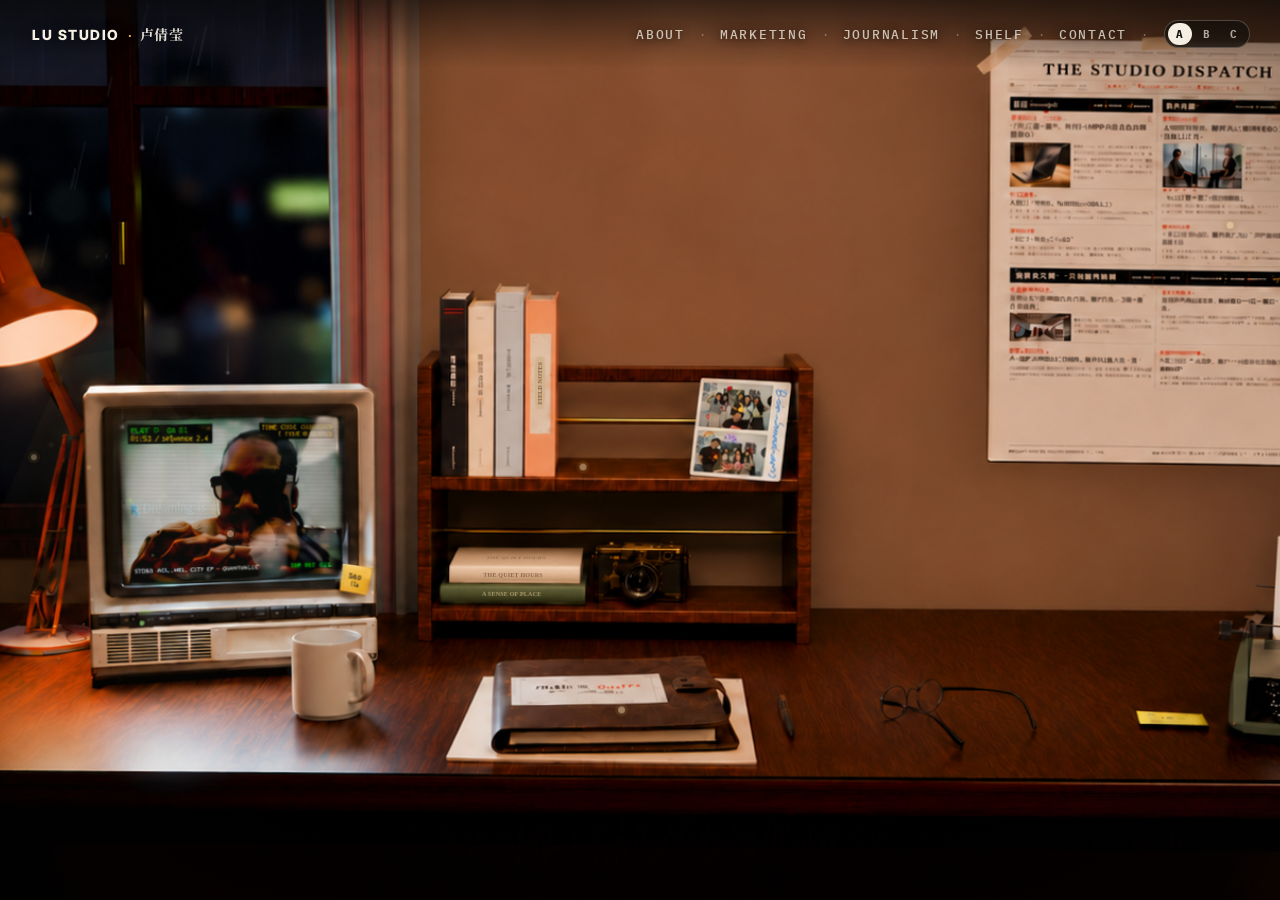
<file: index.html>
<!doctype html>
<html lang="zh-CN">
<head>
  <meta charset="utf-8" />
  <meta http-equiv="refresh" content="0; url=./web/index.html" />
  <title>Lulu Interactive Studio</title>
  <script>location.replace('./web/index.html' + location.search + location.hash);</script>
</head>
<body></body>
</html>
</file>
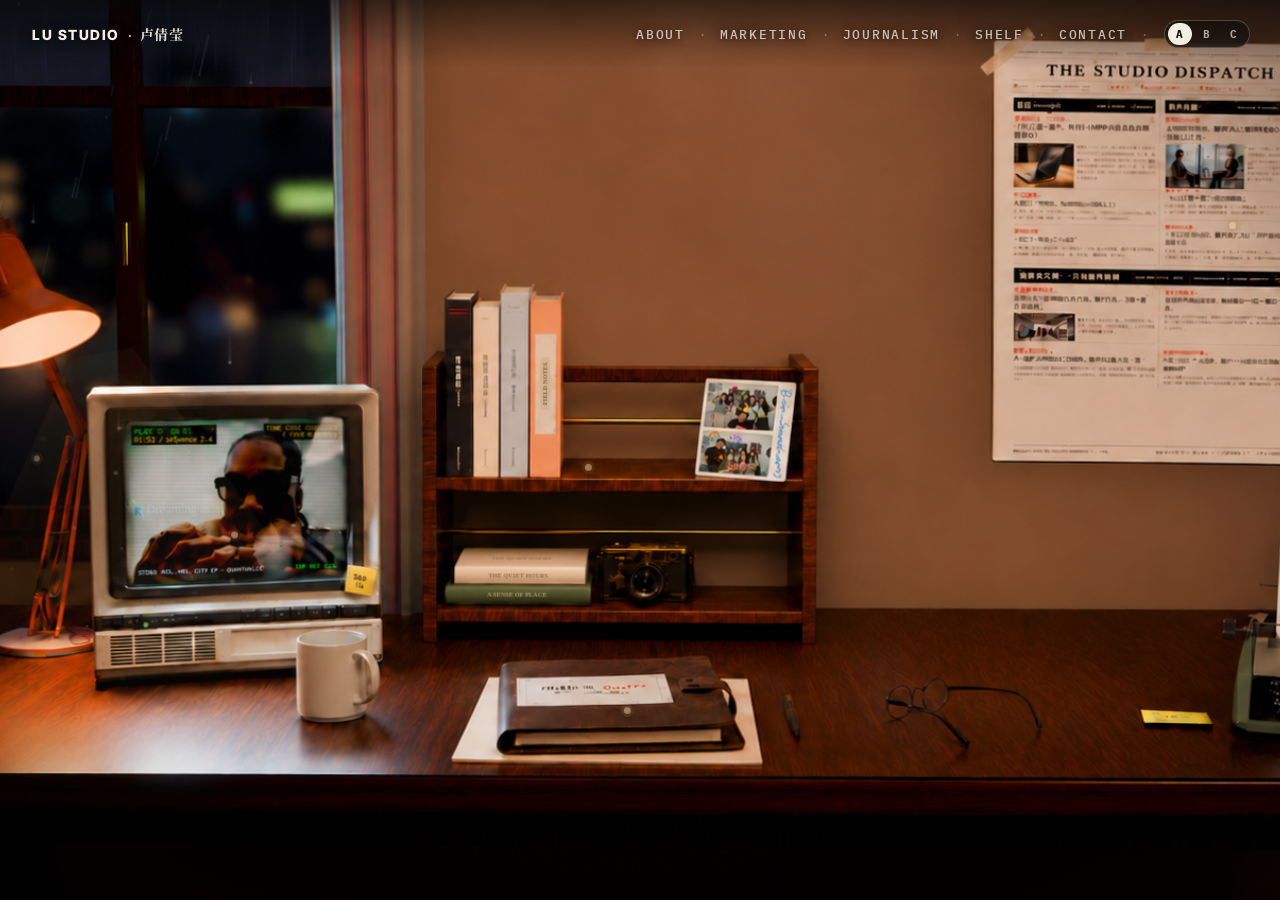
<file: web/index.html>
<!DOCTYPE html>
<html lang="zh-CN">
<head>
  <meta charset="UTF-8" />
  <meta name="viewport" content="width=device-width, initial-scale=1.0, viewport-fit=cover" />
  <title>卢倩莹 Lulu — LU STUDIO · 复古互动工作室</title>
  <meta
    name="description"
    content="卢倩莹 Lulu — 营销 × 运营 × 记者。进入复古互动工作台：翻阅中央工作笔记本、切换电视 Campaign 频道、阅读墙面报道大报、浏览双层书架与敲击打字机留言。"
  />
  <meta name="theme-color" content="#0f0d0b" />

  <!-- Preload primary hero render & hotspot manifest for <650ms studio boot -->
  <link rel="preload" as="image" href="./assets/scene/hero_lamp_on_v4.png" fetchpriority="high" />
  <link rel="preload" as="fetch" href="./assets/scene/scene_hotspots.json" crossorigin="anonymous" />

  <!-- Editorial, Tech Library & Archival Typography (Instrument Serif + Inter Tight + IBM Plex Mono + Noto Serif SC) -->
  <link rel="preconnect" href="https://fonts.googleapis.com" />
  <link rel="preconnect" href="https://fonts.gstatic.com" crossorigin />
  <link
    href="https://fonts.googleapis.com/css2?family=IBM+Plex+Mono:wght@400;500;600;700&family=Instrument+Serif:ital@0;1&family=Inter+Tight:wght@400;500;600;700&family=Noto+Serif+SC:wght@500;700&display=swap"
    rel="stylesheet"
  />

  <!-- 5-Station Tactile Inspection Engine Styles + Living 3D/2.5D Room Stage Styles -->
  <link rel="stylesheet" href="./studio-overlays.css?v=14" />
  <link rel="stylesheet" href="./studio-room.css?v=8" />

  <!-- Let studio-room.js coordinate HUD & camera fly-to callbacks cleanly -->
  <script>
    window.LULU_STUDIO_MANUAL_INIT = true;
  </script>
</head>
<body class="lu-room-body is-booting" data-lamp="on">
  <!-- ======================================================================
       FAST CRT / ARCHIVAL STUDIO BOOT CURTAIN (<650ms)
       ====================================================================== -->
  <div class="lu-room-preloader" id="luRoomPreloader" role="status" aria-live="polite">
    <div class="lu-preloader-box">
      <div class="lu-preloader-top">
        <span class="lu-preloader-code">LU STUDIO // ROOM 01</span>
        <span class="lu-preloader-channel">ARCHIVE DESK · 16:9</span>
      </div>
      <div class="lu-preloader-track" aria-hidden="true">
        <div class="lu-preloader-fill" id="luPreloaderFill"></div>
      </div>
      <div class="lu-preloader-sub">
        <span>卢倩莹 Lulu · 营销 × 运营 × 记者</span>
        <span id="luPreloaderPct">BOOT</span>
      </div>
    </div>
  </div>

  <!-- ======================================================================
       MINIMAL FELIX-INSPIRED PERSISTENT TOP HUD
       ====================================================================== -->
  <header class="lu-room-hud-top" id="luRoomHudTop" aria-label="工作室顶部导航">
    <div class="lu-room-hud-left">
      <button
        type="button"
        class="lu-room-brand"
        id="luBrandHomeBtn"
        title="返回复古工作室桌面全景"
      >
        <span class="lu-room-brand-en">LU STUDIO</span>
        <span class="lu-room-brand-sep" aria-hidden="true">·</span>
        <span class="lu-room-brand-cn">卢倩莹</span>
      </button>

      <button
        type="button"
        class="lu-room-back-btn"
        id="luBackToDeskBtn"
        aria-label="返回工作台全景 (ESC)"
        hidden
      >
        <span aria-hidden="true">←</span>
        <span>Back to Desk</span>
        <kbd>ESC</kbd>
      </button>
    </div>

    <nav class="lu-room-nav" id="luRoomTopNav" aria-label="五个工作室区域导航">
      <button type="button" class="lu-room-nav-link" data-room-nav="notebook">ABOUT</button>
      <span class="lu-room-nav-dot" aria-hidden="true">·</span>
      <button type="button" class="lu-room-nav-link" data-room-nav="tv">MARKETING</button>
      <span class="lu-room-nav-dot" aria-hidden="true">·</span>
      <button type="button" class="lu-room-nav-link" data-room-nav="newspaper">JOURNALISM</button>
      <span class="lu-room-nav-dot" aria-hidden="true">·</span>
      <button type="button" class="lu-room-nav-link" data-room-nav="shelf">SHELF</button>
      <span class="lu-room-nav-dot" aria-hidden="true">·</span>
      <button type="button" class="lu-room-nav-link" data-room-nav="typewriter">CONTACT</button>
      <span class="lu-room-nav-dot" aria-hidden="true">·</span>

      <!-- Compact Felix-style Top-Bar Edition Switcher (A / B / C) -->
      <div class="lu-top-edition-switch" id="luEditionDock" role="group" aria-label="切换交互版本">
        <button
          type="button"
          class="lu-top-ed-btn is-active"
          data-edition-btn="a"
          aria-pressed="true"
          title="A · 物化直觉器物版 (Felix × Taliahhh)"
        >A</button>
        <button
          type="button"
          class="lu-top-ed-btn"
          data-edition-btn="b"
          aria-pressed="false"
          title="B · 90s 复古系统多窗口版 (Poolsuite × Classic Mac OS)"
        >B</button>
        <button
          type="button"
          class="lu-top-ed-btn"
          data-edition-btn="c"
          aria-pressed="false"
          title="C · 瑞士印相页目录版 (Cosmos × Standards Manual)"
        >C</button>
      </div>

      <!-- Compact mobile lamp switch right inside mobile top bar -->
      <button
        type="button"
        class="lu-mobile-lamp-mini"
        id="luMobileLampBtn"
        aria-pressed="true"
        aria-label="切换台灯开关"
        title="切换台灯灯光 (L)"
      >
        <span class="lu-lamp-bulb-dot" aria-hidden="true"></span>
        <span id="luMobileLampLabel">LAMP ON</span>
      </button>
    </nav>
  </header>

  <!-- ======================================================================
       DESKTOP INTERACTIVE 3D/2.5D LIVING STUDIO VIEWPORT (> 820px)
       ====================================================================== -->
  <main class="lu-room-viewport" id="luRoomViewport" aria-label="Lulu 复古互动工作台全景">
    <!-- Outer inertia parallax wrapper (±10px damped rAF cursor parallax) -->
    <div class="lu-parallax-rig" id="luParallaxRig">
      <!-- Exact 16:9 cover stage frame: locks hero renders, canvas & hotspots in 1:1 sync -->
      <div class="lu-room-frame" id="luRoomFrame">
        <!-- Base Raytraced Studio Layer (Lamp ON) -->
        <img
          class="lu-hero-img lu-hero-on"
          id="luHeroLampOn"
          src="./assets/scene/hero_lamp_on_v4.png"
          alt="Lulu 复古互动工作室桌面全景：中央工作笔记本、复古电视机、墙面报纸、双层胡桃木书架与机械打字机"
          width="2560"
          height="1440"
          decoding="async"
          draggable="false"
        />

        <div class="lu-room-book-titles" aria-hidden="true"></div>

        <!-- Lamp OFF uses the same bright-scene geometry with the CSS night-light fallback -->
        <img
          class="lu-hero-img lu-hero-off"
          id="luHeroLampOff"
          alt=""
          width="2560"
          height="1440"
          decoding="async"
          draggable="false"
          aria-hidden="true"
          hidden
        />

        <!-- Sculpted CSS Night-Moonlight Dim Fallback -->
        <div class="lu-lamp-fallback-dim" id="luLampFallbackDim" aria-hidden="true"></div>

        <!-- Lightweight 60fps Atmospheric Overlay Canvas (Window Rain + Lamp Dust Motes + CRT Scanline Shimmer) -->
        <canvas
          class="lu-atmosphere-canvas"
          id="luAtmosphereCanvas"
          width="1280"
          height="720"
          aria-hidden="true"
        ></canvas>

        <!-- Tactile Spatial Hotspots Layer (populated dynamically from scene_hotspots.json) -->
        <div
          class="lu-hotspot-layer"
          id="luHotspotLayer"
          role="group"
          aria-label="桌面可互动区域"
        ></div>
      </div>
    </div>

    <!-- Dedicated Raytraced Close-Up Backdrop (cam_<station>.jpg crossfades in during camera zoom) -->
    <div class="lu-closeup-backdrop" id="luCloseupBackdrop" aria-hidden="true">
      <img
        class="lu-closeup-img"
        id="luCloseupImg"
        src="./assets/scene/cam_notebook.jpg"
        alt=""
        decoding="async"
        draggable="false"
      />
      <div class="lu-closeup-vignette"></div>
    </div>

    <!-- Subtle Cinematic Edge Vignette -->
    <div class="lu-room-vignette" aria-hidden="true"></div>
  </main>

  <!-- ======================================================================
       MOBILE VERTICAL STUDIO EXPLORATION SEQUENCE (<= 820px, Section 11)
       ====================================================================== -->
  <section
    class="lu-mobile-studio"
    id="luMobileStudio"
    aria-label="移动端纵向复古工作室探索"
  >
    <!-- Panorama Studio Window Header -->
    <div class="lu-mobile-hero-card">
      <div class="lu-mobile-hero-media">
        <img
          class="lu-mobile-hero-on"
          src="./assets/scene/hero_lamp_on_v4.png"
          alt="Lulu 复古互动工作台全景"
          loading="eager"
          decoding="async"
        />
        <img
          class="lu-mobile-hero-off"
          id="luMobileHeroLampOff"
          alt=""
          aria-hidden="true"
          hidden
        />
        <div class="lu-room-book-titles" aria-hidden="true"></div>
        <div class="lu-mobile-hero-dim" aria-hidden="true"></div>
        <div class="lu-mobile-hero-badge">LU STUDIO // ROOM 01</div>
      </div>

      <div class="lu-mobile-hero-copy">
        <p class="lu-mobile-eyebrow">INTERACTIVE ARCHIVE STUDIO · 复古互动工作室</p>
        <h1 class="lu-mobile-title">卢倩莹 <span>Lulu</span></h1>
        <p class="lu-mobile-role">营销 × 运营 × 记者</p>
        <p class="lu-mobile-desc">
          我做海外 KOL 运营与内容策划，也做过记者。向下依次探索工作室里的五件器物，点击即可进入对应档案与互动体验。
        </p>
      </div>
    </div>

    <!-- 5 Sequential Raytraced Station Cards (Notebook -> TV -> Newspaper -> Shelf -> Typewriter) -->
    <div class="lu-mobile-station-list" id="luMobileStationList">
      <!-- 01: Central Notebook -->
      <article class="lu-m-card">
        <button type="button" class="lu-m-card-trigger" data-room-nav="notebook">
          <div class="lu-m-card-img-wrap">
            <img src="./assets/scene/cam_notebook.jpg" alt="中央工作笔记本特写" loading="lazy" decoding="async" />
            <span class="lu-m-card-index">01 · DESK CENTER</span>
          </div>
          <div class="lu-m-card-body">
            <div class="lu-m-card-kicker">ABOUT / 自我介绍</div>
            <h2 class="lu-m-card-heading">中央笔记本 · 工作档案与履历</h2>
            <p class="lu-m-card-summary">翻开皮质笔记本，查看拍立得档案照、个人介绍与完整职业时间线。</p>
            <span class="lu-m-card-cta">翻开工作笔记本 <span aria-hidden="true">→</span></span>
          </div>
        </button>
      </article>

      <!-- 02: Retro CRT TV -->
      <article class="lu-m-card">
        <button type="button" class="lu-m-card-trigger" data-room-nav="tv">
          <div class="lu-m-card-img-wrap">
            <img src="./assets/scene/cam_tv.jpg" alt="SVGA 创作者放映台特写" loading="lazy" decoding="async" />
            <span class="lu-m-card-index">02 · SVGA CONSOLE</span>
          </div>
          <div class="lu-m-card-body">
            <div class="lu-m-card-kicker">01 / MARKETING WORK</div>
            <h2 class="lu-m-card-heading">放映台 · 海外红人营销 Campaign</h2>
            <p class="lu-m-card-summary">切换 Seedance 2.5 · Kimi K3 · MiniMax M3.1，一屏展示并直接内嵌播放全部红人视频。</p>
            <span class="lu-m-card-cta">打开创作者放映台 <span aria-hidden="true">→</span></span>
          </div>
        </button>
      </article>

      <!-- 03: Wall Newspaper -->
      <article class="lu-m-card">
        <button type="button" class="lu-m-card-trigger" data-room-nav="newspaper">
          <div class="lu-m-card-img-wrap">
            <img src="./assets/scene/cam_newspaper.jpg" alt="墙面报纸特写" loading="lazy" decoding="async" />
            <span class="lu-m-card-index">03 · WALL BROADSHEET</span>
          </div>
          <div class="lu-m-card-body">
            <div class="lu-m-card-kicker">02 / JOURNALISM</div>
            <h2 class="lu-m-card-heading">报纸 · 记者作品全集（共 10 篇）</h2>
            <p class="lu-m-card-summary">一页纸通览《连线 Insight》《时代周报》与《北京青年报》全部 10 篇商业与社会深度报道。</p>
            <span class="lu-m-card-cta">展开报纸阅读 <span aria-hidden="true">→</span></span>
          </div>
        </button>
      </article>

      <!-- 04: Two-Tier Walnut Shelf -->
      <article class="lu-m-card">
        <button type="button" class="lu-m-card-trigger" data-room-nav="shelf">
          <div class="lu-m-card-img-wrap">
            <img src="./assets/shelf/shelf-preview-v3.jpg" alt="双层胡桃木书架特写" loading="lazy" decoding="async" />
            <span class="lu-m-card-index">04 · WALNUT RACK</span>
          </div>
          <div class="lu-m-card-body">
            <div class="lu-m-card-kicker">03 / SHELF</div>
            <h2 class="lu-m-card-heading">两层书架 · 书籍、黑胶与拍立得相册</h2>
            <p class="lu-m-card-summary">查看《增长黑客》《何为良好生活》《念念远山》、三张挚爱黑胶与手翻摄影相册。</p>
            <span class="lu-m-card-cta">浏览书架藏品 <span aria-hidden="true">→</span></span>
          </div>
        </button>
      </article>

      <!-- 05: Mechanical Typewriter -->
      <article class="lu-m-card">
        <button type="button" class="lu-m-card-trigger" data-room-nav="typewriter">
          <div class="lu-m-card-img-wrap">
            <img src="./assets/scene/cam_typewriter.jpg" alt="机械打字机特写" loading="lazy" decoding="async" />
            <span class="lu-m-card-index">05 · CORRESPONDENCE</span>
          </div>
          <div class="lu-m-card-body">
            <div class="lu-m-card-kicker">04 / CONTACT</div>
            <h2 class="lu-m-card-heading">打字机 · 访客留言与邮件联系</h2>
            <p class="lu-m-card-summary">欢迎给我留言！：）在信纸上写下署名与话语，体验折信盖戳或直接发信。</p>
            <span class="lu-m-card-cta">敲击信纸留言盖章 <span aria-hidden="true">→</span></span>
          </div>
        </button>
      </article>

    </div>

    <footer class="lu-mobile-footer">
      <div class="lu-mobile-footer-line">LU STUDIO · 卢倩莹 Lulu</div>
      <a class="lu-mobile-mail-link" href="mailto:louiselu671@gmail.com">louiselu671@gmail.com</a>
    </footer>
  </section>

  <!-- Main Room Host & Atmospheric Engine (imports studio-overlays.js) -->
  <script type="module" src="./studio-room.js?v=31"></script>
</body>
</html>
</file>
<file: web/studio-overlays.css>
/* ==========================================================================
   Lulu Interactive Studio — 3-Edition Anti-AI-Slop Overlay Styles
   File: studio-overlays.css
   Editions:
     [data-edition="a"] — 物化直觉器物版 (Diegetic Objects · Felix × Taliahhh × Riso)
     [data-edition="b"] — 90s 复古桌面系统多窗口版 (Poolsuite FM × Classic Mac OS 7.5)
     [data-edition="c"] — 纽约画廊印相墙与瑞士目录版 (Cosmos × Standards Manual)
   ========================================================================== */

:root {
  --lu-paper: #f4efe4;
  --lu-paper-bright: #faf7f0;
  --lu-paper-warm: #ece3d0;
  --lu-newsprint: #ece3cf;
  --lu-ink: #181715;
  --lu-ink-soft: #46423b;
  --lu-muted: #706a5f;
  --lu-line: rgba(24, 23, 21, 0.18);
  --lu-vermilion: #b53628;
  --lu-riso-cobalt: #1d3f72;
  --lu-riso-terra: #c84628;
  --lu-ps-cream: #f5f2e9;
  --lu-ps-ink: #141413;
  --lu-ps-yellow: #f6e27f;
  --lu-sw-paper: #f2efe9;
  --lu-sw-ink: #141413;

  --lu-serif: "Songti SC", "STSong", "Noto Serif SC", Georgia, serif;
  --lu-display: "Instrument Serif", Georgia, "Noto Serif SC", serif;
  --lu-sans: "Inter Tight", "PingFang SC", "Hiragino Sans GB", "Microsoft YaHei", sans-serif;
  --lu-mono: "IBM Plex Mono", "SFMono-Regular", Menlo, monospace;
  --lu-hand: "Kaiti SC", "STKaiti", "Songti SC", serif;

  --lu-z-hud: 900;
  --lu-z-overlay: 950;
}

/* ==========================================================================
   1. OPTIONAL STANDALONE HUD
   ========================================================================== */
.lu-hud-top {
  position: fixed;
  top: 0;
  left: 0;
  right: 0;
  z-index: var(--lu-z-hud);
  display: flex;
  align-items: center;
  justify-content: space-between;
  padding: 14px 24px;
  pointer-events: none;
  font-family: var(--lu-sans);
}

.lu-hud-brand,
.lu-hud-nav,
.lu-hud-back {
  pointer-events: auto;
}

.lu-hud-left {
  display: flex;
  align-items: center;
  gap: 10px;
}

.lu-hud-brand,
.lu-hud-pill,
.lu-hud-back {
  appearance: none;
  border: 1px solid var(--lu-line);
  background: var(--lu-paper);
  color: var(--lu-ink);
  padding: 6px 12px;
  font-family: var(--lu-mono);
  font-size: 11px;
  cursor: pointer;
}

.lu-hud-back {
  display: none;
}

.lu-hud-back.is-visible {
  display: inline-flex;
}

.lu-sr-only {
  position: absolute;
  width: 1px;
  height: 1px;
  padding: 0;
  margin: -1px;
  overflow: hidden;
  clip: rect(0, 0, 0, 0);
  white-space: nowrap;
  border: 0;
}

/* ==========================================================================
   2. OVERLAY STAGE & EDITION BACKDROPS
   ========================================================================== */
.lu-overlay-root {
  position: fixed;
  inset: 0;
  z-index: var(--lu-z-overlay);
  display: flex;
  align-items: center;
  justify-content: center;
  padding: 58px 24px 24px;
  opacity: 0;
  visibility: hidden;
  pointer-events: none;
  transition: opacity 0.24s ease, visibility 0.24s ease;
  box-sizing: border-box;
  color: var(--lu-ink);
  font-family: var(--lu-sans);
}

.lu-overlay-root *,
.lu-overlay-root *::before,
.lu-overlay-root *::after {
  box-sizing: border-box;
}

.lu-overlay-root.is-open {
  opacity: 1;
  visibility: visible;
  pointer-events: auto;
}

/* Edition A Backdrop: Dark Warm Rainy Studio Vignette */
.lu-overlay-root[data-edition="a"] {
  background: radial-gradient(
    circle at 50% 45%,
    rgba(16, 13, 10, 0.42) 0%,
    rgba(9, 7, 5, 0.72) 100%
  );
  backdrop-filter: blur(4px);
  -webkit-backdrop-filter: blur(4px);
}

/* Edition B Backdrop: Classic Mac Subtle Halftone Desktop Veil */
.lu-overlay-root[data-edition="b"] {
  background-color: rgba(18, 16, 13, 0.56);
  background-image: radial-gradient(rgba(245, 242, 233, 0.14) 1px, transparent 1px);
  background-size: 4px 4px;
  backdrop-filter: blur(3px);
  -webkit-backdrop-filter: blur(3px);
}

/* Edition C Backdrop: Full-Bleed Architectural Gallery Newsprint Sheet */
.lu-overlay-root[data-edition="c"] {
  padding: 53px 0 0;
  align-items: stretch;
  justify-content: stretch;
  background: var(--lu-sw-paper);
  backdrop-filter: none;
  -webkit-backdrop-filter: none;
}

.lu-station-panel {
  display: none;
  width: 100%;
  max-height: 100%;
  position: relative;
  align-items: center;
  justify-content: center;
}

.lu-overlay-root[data-edition="c"] .lu-station-panel {
  align-items: stretch;
  justify-content: stretch;
  height: 100%;
}

.lu-station-panel.is-active {
  display: flex;
  animation: luHandheldWhipReveal 0.56s cubic-bezier(0.18, 1.24, 0.28, 1) both;
}

.lu-overlay-root[data-edition="c"] .lu-station-panel.is-active {
  animation: luSwissWhipSlide 0.36s cubic-bezier(0.2, 0.9, 0.26, 1) both;
}

@keyframes luHandheldWhipReveal {
  0% {
    opacity: 0;
    transform:
      translate3d(var(--whip-enter-x, 22px), var(--whip-enter-y, 18px), 0)
      rotateZ(var(--whip-enter-rot, -1.5deg))
      scale(0.94);
  }
  58% {
    opacity: 1;
    transform:
      translate3d(calc(var(--whip-enter-x, 22px) * -0.14), calc(var(--whip-enter-y, 18px) * -0.14), 0)
      rotateZ(calc(var(--whip-enter-rot, -1.5deg) * -0.25))
      scale(1.012);
  }
  82% {
    transform:
      translate3d(calc(var(--whip-enter-x, 22px) * 0.04), 1px, 0)
      rotateZ(calc(var(--whip-enter-rot, -1.5deg) * 0.08))
      scale(0.998);
  }
  100% {
    opacity: 1;
    transform: translate3d(0, 0, 0) rotateZ(0deg) scale(1);
  }
}

@keyframes luSwissWhipSlide {
  0% {
    opacity: 0;
    transform: translate3d(calc(var(--whip-enter-x, 18px) * 0.45), 6px, 0);
  }
  100% {
    opacity: 1;
    transform: translate3d(0, 0, 0);
  }
}

/* Shared Clean Media Primitives (ZERO ugly browser controls!) */
.lu-inline-backdrop {
  position: absolute;
  inset: -14%;
  background-size: cover;
  background-position: center;
  filter: blur(22px) saturate(0.8) brightness(0.32);
  transform: scale(1.08);
  pointer-events: none;
  z-index: 0;
}

.lu-clean-video {
  position: relative;
  z-index: 1;
  width: 100%;
  height: 100%;
  display: block;
  background: transparent;
}

.lu-clean-video.is-contain {
  object-fit: contain;
}

.lu-clean-video.is-cover {
  object-fit: cover;
}

.lu-yt-poster-underlay {
  position: absolute;
  inset: 0;
  z-index: 1;
  width: 100%;
  height: 100%;
  object-fit: contain;
  pointer-events: none;
}

.lu-clean-iframe {
  position: relative;
  z-index: 2;
  width: 100%;
  height: 100%;
  border: 0;
  display: block;
  background: transparent;
  opacity: 0;
  transition: opacity 0.25s ease;
}

.lu-clean-iframe.is-loaded {
  opacity: 1;
}

/* ==========================================================================
   3. EDITION A — DIEGETIC OBJECT-FIRST (Felix × Taliahhh × Kelli Anderson)
   Zero outer modal containers! Physical artifacts float directly in space.
   ========================================================================== */
.ed-a-whisper-close {
  position: absolute;
  top: -34px;
  right: 0;
  z-index: 35;
  appearance: none;
  border: 1px solid rgba(245, 239, 227, 0.26);
  background: rgba(15, 12, 10, 0.72);
  color: rgba(245, 239, 227, 0.88);
  padding: 4px 11px;
  border-radius: 999px;
  font-family: var(--lu-mono);
  font-size: 10.5px;
  letter-spacing: 0.08em;
  cursor: pointer;
  backdrop-filter: blur(6px);
  transition: background 0.16s ease, color 0.16s ease, border-color 0.16s ease;
}

.ed-a-whisper-close--inline {
  position: static;
  margin-left: auto;
  align-self: center;
}

.ed-a-whisper-close:hover {
  background: var(--lu-vermilion);
  border-color: var(--lu-vermilion);
  color: #fff;
}

/* --- Edition A: TV (Freestanding CRT + 35mm Archival Contact Sheet) --- */
.ed-a-tv-stage {
  width: min(1180px, 96vw);
  display: grid;
  grid-template-columns: minmax(360px, 460px) minmax(0, 1fr);
  gap: 36px;
  align-items: center;
}

.ed-a-crt-unit {
  display: flex;
  flex-direction: column;
  align-items: center;
  gap: 10px;
}

.lu-svga-crt {
  position: relative;
  width: 100%;
  max-width: 470px;
  aspect-ratio: 1536 / 1024;
  filter: drop-shadow(0 30px 48px rgba(0, 0, 0, 0.78));
}

.lu-svga-screen {
  position: absolute;
  left: 10.1%;
  top: 15.5%;
  width: 59.7%;
  height: 67.7%;
  border-radius: 4.5% / 6%;
  overflow: hidden;
  background: #070907;
  z-index: 1;
  cursor: pointer;
  box-shadow: inset 0 0 22px rgba(0, 0, 0, 0.92);
}

.lu-svga-player-mount {
  position: absolute;
  inset: 0;
  z-index: 1;
  display: flex;
  align-items: center;
  justify-content: center;
  background: #060806;
}

.ed-a-crt-osd {
  position: absolute;
  top: 9px;
  left: 11px;
  right: 11px;
  z-index: 3;
  pointer-events: none;
  font-family: var(--lu-mono);
  font-size: 10.5px;
  font-weight: 600;
  letter-spacing: 0.06em;
  color: #72ff98;
  text-shadow: 0 0 8px rgba(78, 255, 130, 0.72);
  white-space: nowrap;
  overflow: hidden;
  text-overflow: ellipsis;
}

.lu-svga-scanlines {
  position: absolute;
  inset: 0;
  z-index: 2;
  pointer-events: none;
  background:
    radial-gradient(ellipse at 50% 40%, rgba(255, 255, 255, 0.05), rgba(0, 0, 0, 0.26)),
    repeating-linear-gradient(to bottom, transparent 0 2px, rgba(0, 0, 0, 0.14) 2px 3px);
}

.lu-svga-frame {
  position: absolute;
  inset: 0;
  width: 100%;
  height: 100%;
  object-fit: contain;
  pointer-events: none;
  z-index: 4;
}

.lu-crt-static {
  position: absolute;
  inset: 0;
  z-index: 5;
  pointer-events: none;
  opacity: 0;
  background: repeating-radial-gradient(circle at 30% 40%, #fff 0 1px, #111 1px 2px);
}

.lu-crt-static.is-flashing {
  animation: luStaticFlash 0.22s steps(3) forwards;
}

@keyframes luStaticFlash {
  0% { opacity: 0.75; }
  60% { opacity: 0.35; }
  100% { opacity: 0; }
}

.ed-a-crt-controls {
  width: 100%;
  max-width: 450px;
  display: flex;
  flex-direction: column;
  align-items: center;
  gap: 8px;
}

.ed-a-hw-btns {
  display: inline-flex;
  align-items: center;
  gap: 6px;
  padding: 5px 8px;
  border-radius: 6px;
  background: rgba(24, 21, 18, 0.88);
  border: 1px solid rgba(245, 239, 227, 0.18);
  box-shadow: 0 12px 26px rgba(0, 0, 0, 0.52);
}

.ed-a-hw-btn {
  appearance: none;
  border: 1px solid rgba(245, 239, 227, 0.24);
  background: #2b2722;
  color: #f4efe4;
  padding: 5px 11px;
  border-radius: 4px;
  font-family: var(--lu-mono);
  font-size: 11px;
  font-weight: 600;
  cursor: pointer;
  box-shadow: 0 2px 0 #12100e;
  transition: transform 0.12s ease, background 0.14s ease;
}

.ed-a-hw-btn:hover {
  background: #3b352e;
}

.ed-a-hw-btn:active {
  transform: translateY(1px);
  box-shadow: 0 1px 0 #12100e;
}

.ed-a-hw-btn--sound.is-unmuted {
  background: #22442c;
  border-color: #67d987;
  color: #9effb8;
}

.ed-a-active-line {
  display: inline-flex;
  align-items: center;
  gap: 8px;
  font-family: var(--lu-mono);
  font-size: 11px;
  color: rgba(245, 239, 227, 0.82);
  text-shadow: 0 1px 8px rgba(0, 0, 0, 0.9);
}

.ed-a-ext-arrow {
  color: #f3b449;
  text-decoration: none;
  font-weight: 700;
  padding: 1px 5px;
  border-bottom: 1px solid rgba(243, 180, 73, 0.5);
}

/* Right Contact Sheet & Physical Tape Spines */
.ed-a-contact-wrap {
  display: flex;
  flex-direction: column;
  min-width: 0;
}

.ed-a-tape-tabs {
  display: flex;
  align-items: flex-end;
  gap: 6px;
  padding: 0 6px;
  flex-wrap: wrap;
}

.ed-a-tape-tab {
  appearance: none;
  border: 1px solid rgba(24, 21, 17, 0.45);
  border-bottom: 0;
  background: #bfb299;
  color: #26221c;
  padding: 7px 13px 6px;
  border-radius: 3px 3px 0 0;
  cursor: pointer;
  display: inline-flex;
  align-items: baseline;
  gap: 8px;
  font-family: var(--lu-mono);
  transition: background 0.16s ease, transform 0.16s ease;
}

.ed-a-tape-tab strong {
  font-family: var(--lu-sans);
  font-size: 12.5px;
  font-weight: 700;
}

.ed-a-tape-tab span {
  font-size: 10.5px;
  opacity: 0.8;
}

.ed-a-tape-tab:hover {
  background: #d8ccb4;
}

.ed-a-tape-tab.is-active {
  background: #f3ead6;
  color: #141311;
  transform: translateY(1px);
  box-shadow: inset 0 3px 0 var(--lu-vermilion);
}

.ed-a-contact-sheet {
  background: #151311;
  color: #ebe4d6;
  border: 1px solid rgba(245, 239, 227, 0.2);
  padding: 13px 15px 15px;
  box-shadow: 0 28px 64px rgba(0, 0, 0, 0.72);
}

.ed-a-sheet-ledger {
  display: flex;
  align-items: baseline;
  justify-content: space-between;
  gap: 12px;
  flex-wrap: wrap;
  padding-bottom: 10px;
  margin-bottom: 12px;
  border-bottom: 1px solid rgba(245, 239, 227, 0.14);
  font-family: var(--lu-mono);
  font-size: 10.5px;
  color: rgba(235, 228, 214, 0.72);
}

.ed-a-sheet-ledger strong {
  font-family: var(--lu-serif);
  font-size: 15px;
  color: #f6efe2;
}

.ed-a-film-grid {
  display: grid;
  grid-template-columns: repeat(3, minmax(0, 1fr));
  gap: 11px;
}

.ed-a-film-frame {
  background: #0d0c0a;
  border: 1px solid rgba(245, 239, 227, 0.14);
  padding: 6px 7px 8px;
  cursor: pointer;
  display: flex;
  flex-direction: column;
  gap: 5px;
  transition: border-color 0.16s ease, transform 0.16s ease;
}

.ed-a-film-frame:hover {
  border-color: rgba(245, 239, 227, 0.45);
  transform: translateY(-2px);
}

.ed-a-film-frame.is-selected {
  border-color: #e04f3a;
  box-shadow: 0 0 0 1.5px #e04f3a;
}

.ed-a-film-edge {
  display: flex;
  justify-content: space-between;
  align-items: center;
  font-family: var(--lu-mono);
  font-size: 9.5px;
  color: #c59849;
}

.ed-a-frame-ext {
  color: rgba(245, 239, 227, 0.68);
  text-decoration: none;
  padding: 0 3px;
}

.ed-a-frame-ext:hover {
  color: #ffffff;
}

.ed-a-film-thumb {
  width: 100%;
  aspect-ratio: 16 / 10;
  overflow: hidden;
  background: #050505;
}

.ed-a-film-thumb.is-portrait img {
  object-position: center 22%;
}

.ed-a-film-thumb img {
  width: 100%;
  height: 100%;
  object-fit: cover;
  display: block;
}

.ed-a-film-caption {
  display: flex;
  flex-direction: column;
  gap: 2px;
}

.ed-a-film-caption strong {
  font-family: var(--lu-mono);
  font-size: 11.5px;
  font-weight: 600;
  color: #f7f2e7;
}

.ed-a-film-caption span {
  font-family: var(--lu-mono);
  font-size: 9.5px;
  line-height: 1.38;
  color: rgba(235, 228, 214, 0.68);
}

/* --- Edition A: Poster (Museum Risograph Print Sheet, Zero Modal!) --- */
.ed-a-poster-wrap {
  position: relative;
  width: min(500px, 92vw);
}

.ed-a-riso-sheet {
  position: relative;
  width: 100%;
  background-color: #f5efe2;
  background-image: var(--lu-paper-tex, none);
  background-size: 420px auto;
  color: var(--lu-riso-cobalt);
  padding: 32px 36px 26px;
  box-shadow:
    0 34px 72px rgba(0, 0, 0, 0.72),
    0 2px 0 rgba(205, 193, 170, 0.9);
}

.ed-a-pin-tape {
  position: absolute;
  top: -10px;
  width: 64px;
  height: 20px;
  background: rgba(235, 217, 168, 0.78);
  box-shadow: 0 2px 5px rgba(0, 0, 0, 0.18);
}

.ed-a-pin-tape--tl { left: 24px; transform: rotate(-4deg); }
.ed-a-pin-tape--tr { right: 24px; transform: rotate(3.5deg); }

.ed-a-riso-reg {
  display: flex;
  justify-content: space-between;
  align-items: center;
  font-family: var(--lu-mono);
  font-size: 10px;
  letter-spacing: 0.14em;
  color: rgba(29, 63, 114, 0.62);
  padding-bottom: 14px;
  border-bottom: 1.5px solid var(--lu-riso-cobalt);
}

.ed-a-riso-quote {
  margin: 22px 0 10px;
  font-family: var(--lu-serif);
  font-size: clamp(23px, 2.3vw, 28px);
  font-weight: 700;
  line-height: 1.42;
  letter-spacing: -0.02em;
  color: #1a2f52;
}

.ed-a-riso-quote mark {
  background: rgba(200, 70, 40, 0.15);
  color: var(--lu-riso-terra);
  padding: 0 4px;
}

.ed-a-riso-sub {
  font-size: 12.5px;
  color: rgba(29, 63, 114, 0.74);
  margin-bottom: 18px;
}

.ed-a-riso-lines {
  border-top: 1px solid rgba(29, 63, 114, 0.28);
}

.ed-a-riso-line {
  display: grid;
  grid-template-columns: 28px 136px 1fr;
  align-items: baseline;
  gap: 10px;
  padding: 10px 0;
  border-bottom: 1px solid rgba(29, 63, 114, 0.2);
}

.ed-a-rl-num {
  font-family: var(--lu-mono);
  font-size: 10.5px;
  color: var(--lu-riso-terra);
  font-weight: 600;
}

.ed-a-rl-domain {
  font-family: var(--lu-sans);
  font-size: 13.5px;
  font-weight: 700;
  color: #182b49;
}

.ed-a-rl-title {
  font-family: var(--lu-serif);
  font-size: 15px;
  color: #243b61;
  text-align: right;
}

.ed-a-riso-tearoff {
  margin-top: 20px;
  padding-top: 15px;
  border-top: 1.5px dashed rgba(29, 63, 114, 0.38);
}

.ed-a-tear-head {
  display: flex;
  align-items: baseline;
  justify-content: space-between;
  margin-bottom: 10px;
}

.ed-a-tear-head span {
  font-family: var(--lu-mono);
  font-size: 10px;
  letter-spacing: 0.08em;
  text-transform: uppercase;
  color: var(--lu-riso-terra);
}

.ed-a-tear-head strong {
  font-family: var(--lu-serif);
  font-size: 15px;
  color: #182b49;
}

.ed-a-tear-list {
  display: grid;
  gap: 8px;
}

.ed-a-tear-item {
  display: grid;
  grid-template-columns: 104px 1fr;
  gap: 10px;
  align-items: baseline;
  font-size: 11.5px;
  line-height: 1.5;
}

.ed-a-tear-item strong {
  font-family: var(--lu-serif);
  font-size: 13px;
  color: #182b49;
}

.ed-a-tear-item p {
  margin: 0;
  color: rgba(24, 43, 73, 0.8);
}

/* --- Edition A: Newspaper (Raw Cut-Edge Newsprint Broadsheet, Zero Dashed Boxes!) --- */
.ed-a-press-wrap {
  position: relative;
  width: min(960px, 95vw);
}

.ed-a-broadsheet {
  background-color: var(--lu-newsprint);
  background-image: var(--lu-paper-tex, none);
  background-size: 480px auto;
  color: #1c1a17;
  padding: 22px 30px 24px;
  box-shadow:
    0 32px 70px rgba(0, 0, 0, 0.72),
    inset 0 0 40px rgba(120, 98, 62, 0.08);
}

.ed-a-bs-head {
  border-top: 2.5px solid #1c1a17;
  border-bottom: 3px double #1c1a17;
  padding: 8px 0 10px;
  margin-bottom: 14px;
}

.ed-a-bs-meta {
  display: flex;
  justify-content: space-between;
  font-family: var(--lu-mono);
  font-size: 10px;
  letter-spacing: 0.1em;
  color: #5a5347;
  margin-bottom: 6px;
}

.ed-a-bs-head h2 {
  margin: 0;
  font-family: var(--lu-serif);
  font-size: clamp(26px, 3vw, 36px);
  font-weight: 700;
  letter-spacing: 0.06em;
  text-align: center;
}

.ed-a-bs-upper {
  display: grid;
  grid-template-columns: 1fr 1fr;
  padding-bottom: 14px;
  border-bottom: 2px solid #1c1a17;
}

.ed-a-bs-col:first-child {
  padding-right: 24px;
  border-right: 1px solid rgba(28, 26, 23, 0.34);
}

.ed-a-bs-col:last-child {
  padding-left: 24px;
}

.ed-a-bs-outlet {
  display: flex;
  align-items: baseline;
  justify-content: space-between;
  gap: 12px;
  padding-bottom: 7px;
  margin-bottom: 4px;
  border-bottom: 1.5px solid #1c1a17;
}

.ed-a-bs-outlet strong {
  font-family: var(--lu-serif);
  font-size: 20px;
  font-weight: 700;
}

.ed-a-bs-outlet span {
  font-size: 11.5px;
  color: #5a5347;
}

.ed-a-bs-list {
  display: flex;
  flex-direction: column;
}

.ed-a-bs-item {
  display: block;
  padding: 9px 0;
  border-bottom: 1px solid rgba(28, 26, 23, 0.18);
  text-decoration: none;
  color: inherit;
}

.ed-a-bs-list .ed-a-bs-item:last-child {
  border-bottom: 0;
}

.ed-a-bs-item small {
  display: block;
  font-family: var(--lu-mono);
  font-size: 10px;
  color: #6b6355;
  margin-bottom: 3px;
}

.ed-a-bs-item h3 {
  margin: 0;
  display: flex;
  align-items: baseline;
  justify-content: space-between;
  gap: 10px;
  font-family: var(--lu-serif);
  font-size: 16.5px;
  font-weight: 700;
  line-height: 1.38;
}

.ed-a-bs-item h3 span {
  border-bottom: 1.5px solid transparent;
  transition: color 0.15s ease, border-color 0.15s ease;
}

.ed-a-bs-item h3 i {
  font-style: normal;
  font-family: var(--lu-mono);
  font-size: 12px;
  opacity: 0.35;
  transition: opacity 0.15s ease, transform 0.15s ease, color 0.15s ease;
}

.ed-a-bs-item:hover h3 span {
  color: var(--lu-vermilion);
  border-bottom-color: var(--lu-vermilion);
}

.ed-a-bs-item:hover h3 i {
  opacity: 1;
  color: var(--lu-vermilion);
  transform: translate(2px, -2px);
}

.ed-a-bs-lower {
  padding-top: 13px;
}

.ed-a-bs-byd-cols {
  display: grid;
  grid-template-columns: 1fr 1fr;
  column-gap: 48px;
  position: relative;
}

.ed-a-bs-byd-cols::before {
  content: "";
  position: absolute;
  top: 4px;
  bottom: 4px;
  left: 50%;
  width: 1px;
  background: rgba(28, 26, 23, 0.32);
}

/* --- Shelf close-up --- */
.lu-overlay-root:has([data-lu-panel="shelf"].is-active) {
  background: radial-gradient(ellipse at center, #342014 12%, #130d09 78%);
}

.lu-overlay-root [data-lu-panel="shelf"].is-active {
  height: 100%;
  display: flex;
  align-items: center;
  justify-content: center;
}

.lu-shelf-stage {
  position: relative;
  width: min(95vw, calc((100dvh - 110px) * 1.27), 1260px);
}

.lu-shelf-viewport {
  width: 100%;
  aspect-ratio: 1.27;
  display: grid;
  place-items: center;
  background: #5a3a2a;
  overflow: hidden;
  border: 1px solid #96725152;
  border-radius: 2px;
  box-shadow: 0 28px 84px #070403a8;
}

.lu-shelf-viewport canvas {
  display: block;
  width: 100%;
  height: 100%;
}

.lu-shelf-unavailable {
  color: #f2e4ce;
  font-size: 14px;
  padding: 20px;
}

/* --- Edition A: Notebook & Typewriter --- */
.ed-a-nb-scene {
  position: relative;
  width: min(920px, 95vw);
  perspective: 2000px;
}

.lu-nb-book {
  position: relative;
  width: 100%;
  min-height: 500px;
  border-radius: 8px 14px 14px 8px;
  background: #433022;
  padding: 10px 12px;
  box-shadow: 0 32px 70px rgba(0, 0, 0, 0.65);
  transform-style: preserve-3d;
}

.lu-nb-hardcover {
  position: absolute;
  top: 0;
  bottom: 0;
  left: 50%;
  width: 50%;
  z-index: 25;
  transform-origin: left center;
  transform-style: preserve-3d;
  transition: transform 0.78s cubic-bezier(0.22, 0.78, 0.2, 1);
  cursor: pointer;
}

.lu-nb-book.is-opened .lu-nb-hardcover {
  z-index: 1;
  transform: rotateY(-180deg);
  pointer-events: none;
}

.lu-nb-cover-front,
.lu-nb-cover-inside {
  position: absolute;
  inset: 0;
  backface-visibility: hidden;
  border-radius: 4px 12px 12px 4px;
}

.lu-nb-cover-front {
  background: linear-gradient(145deg, #523b2a, #382519);
  display: grid;
  place-items: center;
  padding: 32px;
}

.lu-nb-cover-plate {
  background: var(--lu-paper);
  border: 2px solid #6b533b;
  padding: 24px 20px;
  text-align: center;
  width: 100%;
  max-width: 300px;
}

.lu-nb-cover-plate small {
  display: block;
  font-family: var(--lu-mono);
  font-size: 10px;
  color: var(--lu-muted);
}

.lu-nb-cover-plate h3 {
  margin: 14px 0 8px;
  font-family: var(--lu-serif);
  font-size: 30px;
}

.lu-nb-cover-plate h3 em {
  color: var(--lu-vermilion);
  margin-left: 6px;
}

.lu-nb-cover-divider {
  height: 1px;
  background: var(--lu-vermilion);
  margin: 10px auto;
  width: 60%;
}

.lu-nb-cover-inside {
  transform: rotateY(180deg);
  background: var(--lu-paper-warm);
}

.lu-nb-book.is-opened .lu-nb-cover-inside {
  opacity: 0;
}

.lu-nb-tabs {
  position: absolute;
  right: -34px;
  top: 34px;
  z-index: 15;
  display: flex;
  flex-direction: column;
  gap: 8px;
}

.lu-nb-tab {
  appearance: none;
  border: 1px solid rgba(24, 23, 21, 0.3);
  border-left: 0;
  background: #dfd3bc;
  color: var(--lu-ink);
  padding: 12px 8px;
  writing-mode: vertical-rl;
  font-family: var(--lu-mono);
  font-size: 11px;
  cursor: pointer;
}

.lu-nb-tab.is-active {
  background: var(--lu-vermilion);
  border-color: var(--lu-vermilion);
  color: #fff;
}

.lu-nb-spread {
  position: relative;
  z-index: 5;
  display: grid;
  grid-template-columns: 1fr 1fr;
  height: min(560px, calc(100vh - 190px));
  min-height: 480px;
  max-height: 560px;
  background-color: var(--lu-paper-bright);
  background-image: var(--lu-paper-tex, none);
  border-radius: 6px 10px 10px 6px;
}

.lu-nb-spread-pane {
  display: contents;
}

.lu-nb-spread-pane[hidden] {
  display: none !important;
}

.lu-nb-gutter {
  position: absolute;
  top: 0;
  bottom: 0;
  left: 50%;
  width: 28px;
  transform: translateX(-50%);
  z-index: 10;
  pointer-events: none;
  display: flex;
  flex-direction: column;
  justify-content: space-evenly;
  align-items: center;
}

.lu-nb-ring {
  width: 18px;
  height: 6px;
  border-radius: 99px;
  background: linear-gradient(90deg, #caa458, #7b5d26);
}

.lu-nb-page {
  padding: 32px 36px;
  height: 100%;
  min-height: 0;
  box-sizing: border-box;
  display: flex;
  flex-direction: column;
  justify-content: space-between;
  background-color: rgba(250, 247, 238, 0.78);
  background-image:
    linear-gradient(90deg, rgba(255, 255, 255, 0.18), transparent 42%, rgba(132, 93, 48, 0.05)),
    var(--lu-paper-tex, none);
  background-size: auto, 420px auto;
  background-blend-mode: multiply;
}

.lu-nb-page--left {
  border-right: 1px solid rgba(24, 23, 21, 0.1);
}

.lu-nb-page--journal {
  position: relative;
}

.lu-nb-hand-title,
.lu-nb-journal-copy .lu-nb-bio-lead,
.lu-nb-journal-copy .lu-nb-bio-sub,
.lu-nb-margin-note,
.lu-nb-photo-note,
.lu-polaroid-caption,
.lu-washi-tape {
  font-family: "HanziPen SC", "Kaiti SC", "STKaiti", "KaiTi", "DFKai-SB", cursive;
}

.lu-nb-journal-copy .lu-nb-bio-lead,
.lu-nb-journal-copy .lu-nb-bio-sub {
  font-family: var(--lu-serif);
}

.lu-nb-hand-title {
  margin: 18px 0 24px;
  color: #b52f2e;
  font-size: clamp(30px, 3vw, 44px);
  font-weight: 700;
  letter-spacing: 0.06em;
  transform: rotate(-2deg);
}

.lu-nb-journal-copy {
  max-width: 350px;
  margin: auto 0;
}

.lu-nb-journal-copy .lu-nb-bio-lead {
  font-size: 21px;
  line-height: 1.62;
}

.lu-nb-journal-copy .lu-nb-bio-sub {
  font-size: 18px;
  line-height: 1.7;
  color: rgba(42, 37, 31, 0.82);
}

.lu-nb-margin-note {
  max-width: 260px;
  margin-top: 20px;
  color: rgba(42, 37, 31, 0.66);
  font-size: 15px;
  line-height: 1.55;
  transform: rotate(1.2deg);
}

.lu-nb-page--photos {
  position: relative;
  overflow: hidden;
  justify-content: center;
  align-items: center;
}

.lu-nb-photo-board {
  position: relative;
  width: min(260px, 84%);
  aspect-ratio: 0.648;
  overflow: hidden;
  filter: drop-shadow(0 18px 20px rgba(65, 42, 22, 0.16));
  transform: rotate(-3deg);
}

.lu-nb-photo-board-base {
  position: absolute;
  inset: 0;
  width: 100%;
  height: 100%;
  object-fit: cover;
  object-position: center 56%;
  transform: scale(1.86);
  transform-origin: center center;
  mix-blend-mode: multiply;
  clip-path: inset(0 8% 0 3%);
}

.lu-nb-photo-window {
  position: absolute;
  left: 9%;
  width: 80%;
  height: 38%;
  overflow: hidden;
  background: #d6c9b3;
  box-shadow: inset 0 0 0 1px rgba(75, 55, 36, 0.12);
}

.lu-nb-photo-window--top {
  top: 10%;
}

.lu-nb-photo-window--bottom {
  top: 52%;
}

.lu-nb-photo-window img {
  display: block;
  width: 100%;
  height: 100%;
  object-fit: cover;
  object-position: 50% 64%;
  background: #d6c9b3;
  filter: saturate(0.88) contrast(1.05) sepia(0.08);
}

.lu-nb-photo-window--bottom img {
  object-position: 50% 53%;
  background: #d6c9b3;
  filter: saturate(0.82) contrast(1.08) sepia(0.14);
}

.lu-nb-photo-cluster {
  position: relative;
  flex: 1;
  min-height: 360px;
}

.lu-polaroid-wrap {
  position: relative;
  width: min(220px, 72%);
  padding: 12px 12px 42px;
  background-color: #f5f1e7;
  background-image:
    linear-gradient(135deg, rgba(255, 255, 255, 0.32), transparent 45%, rgba(125, 93, 55, 0.08)),
    var(--lu-paper-tex, none);
  background-size: auto, 360px auto;
  border: 1px solid rgba(104, 78, 45, 0.18);
  box-shadow: 0 17px 30px rgba(65, 42, 22, 0.22), 0 2px 3px rgba(65, 42, 22, 0.12);
  transform: rotate(-2.5deg);
  z-index: 1;
}

.lu-polaroid-wrap--main {
  position: absolute;
  left: 5%;
  top: 6%;
}

.lu-polaroid-wrap--secondary {
  position: absolute;
  right: 1%;
  bottom: 5%;
  width: min(210px, 68%);
  transform: rotate(4deg);
  z-index: 2;
}

.lu-washi-tape {
  position: absolute;
  top: -11px;
  left: 50%;
  transform: translateX(-50%);
  padding: 3px 16px;
  background: rgba(235, 214, 158, 0.78);
  font-size: 15px;
  letter-spacing: 0.04em;
  color: rgba(57, 47, 35, 0.82);
  box-shadow: 0 1px 2px rgba(60, 40, 20, 0.08);
}

.lu-washi-tape--blue {
  background: rgba(177, 198, 197, 0.78);
}

.lu-polaroid-photo {
  aspect-ratio: 4 / 4.75;
  overflow: hidden;
  background: #d8cbb8;
  border: 1px solid rgba(80, 61, 40, 0.12);
}

.lu-polaroid-photo img {
  width: 100%;
  height: 100%;
  display: block;
  object-fit: cover;
  object-position: 50% 34%;
  filter: saturate(0.88) contrast(1.04) sepia(0.08);
}

.lu-polaroid-wrap--secondary .lu-polaroid-photo img {
  object-position: 57% 55%;
  filter: saturate(0.82) contrast(1.08) sepia(0.14);
}

.lu-polaroid-caption {
  position: absolute;
  left: 14px;
  right: 14px;
  bottom: 10px;
  display: flex;
  justify-content: space-between;
  font-size: 15px;
  color: rgba(44, 36, 27, 0.86);
}

.lu-polaroid-caption time {
  font-family: "HanziPen SC", "Kaiti SC", "STKaiti", "KaiTi", "DFKai-SB", cursive;
  font-size: 12px;
  color: var(--lu-muted);
}

.lu-nb-photo-note {
  margin: 8px 10px 0 auto;
  max-width: 220px;
  color: rgba(42, 37, 31, 0.72);
  font-size: 16px;
  line-height: 1.5;
  transform: rotate(-1deg);
}

.lu-nb-meta-bar {
  display: flex;
  justify-content: space-between;
  padding-bottom: 10px;
  border-bottom: 1.5px solid var(--lu-ink);
  font-family: var(--lu-mono);
  font-size: 10.5px;
  color: var(--lu-muted);
}

.lu-nb-bio-lead {
  font-family: var(--lu-serif);
  font-size: 19px;
  line-height: 1.65;
  margin: 0 0 14px;
}

.lu-nb-bio-sub {
  font-family: var(--lu-serif);
  font-size: 16.5px;
  line-height: 1.7;
  color: var(--lu-ink-soft);
  margin: 0;
}

.lu-nb-footer-actions {
  display: flex;
  justify-content: space-between;
  align-items: center;
  gap: 10px;
  padding-top: 12px;
  border-top: 1px solid var(--lu-line);
}

.lu-nb-quiet-note {
  font-family: var(--lu-mono);
  font-size: 9.5px;
  color: var(--lu-muted);
}

.ed-a-ink-link {
  appearance: none;
  border: 0;
  border-bottom: 1px solid var(--lu-ink);
  background: transparent;
  color: var(--lu-ink);
  padding: 2px 0;
  font-family: var(--lu-mono);
  font-size: 11px;
  cursor: pointer;
}

.ed-a-nb-quote {
  margin: auto 0;
  font-family: var(--lu-serif);
  font-size: 26px;
  line-height: 1.45;
}

.ed-a-nb-quote mark {
  background: #e9c95a;
  padding: 0 4px;
}

.lu-nb-timeline {
  display: grid;
  gap: 12px;
  margin: auto 0;
}

.lu-nb-tl-item {
  padding-bottom: 10px;
  border-bottom: 1px solid var(--lu-line);
}

.lu-nb-tl-item:last-child {
  border-bottom: 0;
  padding-bottom: 0;
}

.lu-nb-tl-head {
  display: flex;
  justify-content: space-between;
  font-family: var(--lu-mono);
  font-size: 10.5px;
  color: var(--lu-vermilion);
}

.lu-nb-tl-item h4 {
  margin: 3px 0;
  font-size: 14px;
}

.lu-nb-tl-item p {
  margin: 0;
  font-size: 12px;
  line-height: 1.55;
  color: var(--lu-ink-soft);
}

/* Edition A Typewriter */
.ed-a-tw-stage {
  position: relative;
  width: min(780px, 94vw);
  display: grid;
  grid-template-columns: 200px 1fr;
  gap: 26px;
  align-items: start;
}

.lu-sticky-note {
  background: #f5df66;
  color: #1e1c18;
  padding: 22px 20px;
  transform: rotate(-3deg);
  box-shadow: 0 16px 32px rgba(0, 0, 0, 0.45);
  font-family: var(--lu-serif);
  font-size: 18px;
}

.lu-sticky-note p {
  margin: 0;
}

.ed-a-letter-sheet,
.ed-a-tw-stage .lu-sealed-card {
  background: var(--lu-paper-bright);
  padding: 28px 32px;
  box-shadow: 0 30px 64px rgba(0, 0, 0, 0.65);
}

.ed-a-letter-top strong {
  display: block;
  font-family: var(--lu-serif);
  font-size: 26px;
  margin-bottom: 6px;
}

.ed-a-letter-top p {
  margin: 0 0 14px;
  font-size: 13px;
  line-height: 1.6;
  color: var(--lu-ink-soft);
}

.lu-tw-typed-line {
  font-family: var(--lu-mono);
  font-size: 13px;
  color: var(--lu-vermilion);
  margin-bottom: 14px;
  min-height: 20px;
}

.lu-tw-cursor {
  display: inline-block;
  width: 7px;
  height: 13px;
  background: var(--lu-vermilion);
  margin-left: 2px;
  animation: luBlink 1s steps(2) infinite;
}

@keyframes luBlink {
  50% { opacity: 0; }
}

/* Shared Clean Contact Form */
.lu-contact-form {
  display: grid;
  gap: 12px;
}

.lu-cf-row {
  display: grid;
  grid-template-columns: 1fr 1fr;
  gap: 12px;
}

.lu-cf-field {
  display: flex;
  flex-direction: column;
  gap: 4px;
}

.lu-cf-field label {
  font-family: var(--lu-mono);
  font-size: 10.5px;
  color: var(--lu-muted);
}

.lu-cf-field input,
.lu-cf-field textarea {
  width: 100%;
  border: 1px solid rgba(20, 20, 19, 0.3);
  background: rgba(255, 255, 255, 0.7);
  color: var(--lu-ink);
  padding: 8px 10px;
  font-family: var(--lu-sans);
  font-size: 13px;
}

.lu-cf-field textarea {
  min-height: 86px;
  resize: vertical;
}

.lu-cf-actions {
  display: flex;
  align-items: center;
  justify-content: space-between;
  gap: 12px;
  flex-wrap: wrap;
  margin-top: 4px;
}

.lu-cf-submit {
  appearance: none;
  border: 1.5px solid #141413;
  background: #141413;
  color: #f5f2e9;
  padding: 8px 18px;
  font-family: var(--lu-mono);
  font-size: 12px;
  text-decoration: none;
  cursor: pointer;
}

.lu-cf-mailto {
  font-family: var(--lu-mono);
  font-size: 12px;
  color: var(--lu-ink);
  text-decoration: none;
  border-bottom: 1px solid var(--lu-ink);
}

.lu-cf-reset {
  appearance: none;
  border: 1px solid var(--lu-ink);
  background: transparent;
  padding: 7px 14px;
  font-family: var(--lu-mono);
  font-size: 11px;
  cursor: pointer;
}

.lu-sealed-card[hidden] {
  display: none !important;
}

.lu-sealed-badge {
  display: inline-block;
  border: 2px solid var(--lu-vermilion);
  color: var(--lu-vermilion);
  padding: 3px 10px;
  font-family: var(--lu-mono);
  font-weight: 700;
  margin-bottom: 10px;
  transform: rotate(-4deg);
}

/* ==========================================================================
   4. EDITION B — POOLSUITE / CLASSIC MAC OS SYSTEM 7.5 DESKTOP WINDOWS
   Sharp 1.5px solid #141413 borders, pinstripe titlebar, [■] close box, 5px hard shadow
   ========================================================================== */
.ps-desktop-cluster {
  display: flex;
  align-items: flex-start;
  justify-content: center;
  gap: 20px;
  width: min(1160px, 96vw);
  max-height: calc(100svh - 124px);
}

.ps-window {
  position: relative;
  background: var(--lu-ps-cream);
  color: var(--lu-ps-ink);
  border: 1.5px solid var(--lu-ps-ink);
  border-radius: 0;
  box-shadow: 5px 5px 0 var(--lu-ps-ink);
  display: flex;
  flex-direction: column;
  max-height: calc(100svh - 126px);
}

.ps-window.is-dragging {
  box-shadow: 8px 8px 0 rgba(20, 20, 19, 0.85);
}

.ps-titlebar {
  height: 28px;
  padding: 0 8px;
  border-bottom: 1.5px solid var(--lu-ps-ink);
  background: var(--lu-ps-cream);
  display: flex;
  align-items: center;
  gap: 8px;
  cursor: grab;
  user-select: none;
  flex-shrink: 0;
}

.ps-titlebar:active {
  cursor: grabbing;
}

.ps-close-box {
  appearance: none;
  width: 13px;
  height: 13px;
  border: 1.5px solid var(--lu-ps-ink);
  background: var(--lu-ps-cream);
  padding: 0;
  cursor: pointer;
  flex-shrink: 0;
}

.ps-close-box:hover {
  background: var(--lu-ps-ink);
}

.ps-pinstripes {
  flex: 1;
  height: 11px;
  background: repeating-linear-gradient(
    0deg,
    var(--lu-ps-ink) 0 1px,
    transparent 1px 3px
  );
}

.ps-title-plaque {
  padding: 0 8px;
  background: var(--lu-ps-cream);
  font-family: var(--lu-mono);
  font-size: 11.5px;
  font-weight: 700;
  letter-spacing: 0.02em;
  white-space: nowrap;
}

.ps-statusbar {
  display: flex;
  justify-content: space-between;
  gap: 12px;
  padding: 5px 12px;
  border-bottom: 1px solid var(--lu-ps-ink);
  background: #ebe6d8;
  font-family: var(--lu-mono);
  font-size: 10.5px;
  color: #46433c;
  flex-shrink: 0;
}

.ps-window-body {
  padding: 14px 16px;
  overflow-y: auto;
  min-height: 0;
}

/* Edition B — TV Dual Windows: Poolside_TV.mov + Campaign_Archive Finder */
.ps-win-tv-player {
  width: 440px;
  flex-shrink: 0;
}

.ps-win-tv-player .ps-window-body {
  padding: 10px;
  display: flex;
  flex-direction: column;
  gap: 8px;
}

.ps-qt-viewport {
  position: relative;
  width: 100%;
  aspect-ratio: 4 / 3;
  background: #090909;
  border: 1.5px solid var(--lu-ps-ink);
  overflow: hidden;
  cursor: pointer;
}

.ps-qt-transport {
  display: flex;
  align-items: center;
  gap: 5px;
  padding: 5px 6px;
  border: 1.5px solid var(--lu-ps-ink);
  background: #e6e1d3;
}

.ps-qt-btn {
  appearance: none;
  border: 1.5px solid var(--lu-ps-ink);
  background: var(--lu-ps-cream);
  color: var(--lu-ps-ink);
  padding: 3px 7px;
  font-family: var(--lu-mono);
  font-size: 10.5px;
  font-weight: 700;
  cursor: pointer;
  box-shadow: 1px 1px 0 var(--lu-ps-ink);
}

.ps-qt-btn:hover,
.ps-qt-btn--sound.is-unmuted {
  background: var(--lu-ps-ink);
  color: var(--lu-ps-cream);
}

.ps-qt-scrub {
  flex: 1;
  height: 12px;
  border: 1.5px solid var(--lu-ps-ink);
  background: #fff;
  cursor: pointer;
  position: relative;
}

.ps-qt-scrub-fill {
  height: 100%;
  width: 0%;
  background: var(--lu-ps-ink);
}

.ps-qt-caption {
  display: flex;
  align-items: center;
  justify-content: space-between;
  gap: 8px;
  font-family: var(--lu-mono);
  font-size: 10.5px;
  padding: 2px 2px 0;
}

.ps-ext-link {
  border: 1px solid var(--lu-ps-ink);
  padding: 1px 6px;
  text-decoration: none;
  color: inherit;
  font-weight: 700;
}

.ps-ext-link:hover {
  background: var(--lu-ps-ink);
  color: var(--lu-ps-cream);
}

.ps-win-tv-finder {
  flex: 1;
  min-width: 0;
}

.ps-win-tv-finder .ps-window-body {
  padding: 0;
  display: flex;
  flex-direction: column;
}

.ps-folder-tabs {
  display: flex;
  border-bottom: 1.5px solid var(--lu-ps-ink);
  background: #e4dfd0;
  padding: 6px 10px 0;
  gap: 6px;
}

.ps-folder-tab {
  appearance: none;
  border: 1.5px solid var(--lu-ps-ink);
  border-bottom: 0;
  background: #d8d2c1;
  color: var(--lu-ps-ink);
  padding: 6px 14px;
  font-family: var(--lu-mono);
  font-size: 11.5px;
  font-weight: 700;
  cursor: pointer;
}

.ps-folder-tab.is-active {
  background: var(--lu-ps-cream);
  margin-bottom: -1.5px;
  padding-bottom: 7.5px;
}

.ps-finder-summary {
  padding: 7px 12px;
  border-bottom: 1px solid var(--lu-ps-ink);
  font-family: var(--lu-mono);
  font-size: 10.5px;
  background: var(--lu-ps-cream);
}

.ps-finder-list-head {
  display: grid;
  grid-template-columns: 64px 136px 1fr 38px;
  gap: 10px;
  padding: 5px 12px;
  border-bottom: 1.5px solid var(--lu-ps-ink);
  background: #ebe6d8;
  font-family: var(--lu-mono);
  font-size: 10px;
  font-weight: 700;
  text-transform: uppercase;
}

.ps-finder-list {
  overflow-y: auto;
  max-height: 410px;
}

.ps-finder-row {
  display: grid;
  grid-template-columns: 64px 136px 1fr 38px;
  gap: 10px;
  align-items: center;
  padding: 7px 12px;
  border-bottom: 1px solid rgba(20, 20, 19, 0.2);
  cursor: pointer;
  font-family: var(--lu-mono);
  font-size: 11px;
}

.ps-finder-row:hover {
  background: #e8e2d2;
}

.ps-finder-row.is-selected {
  background: var(--lu-ps-ink);
  color: var(--lu-ps-cream);
}

.ps-finder-thumb {
  width: 58px;
  height: 38px;
  border: 1px solid currentColor;
  overflow: hidden;
  background: #000;
}

.ps-finder-thumb img {
  width: 100%;
  height: 100%;
  object-fit: cover;
  display: block;
}

.ps-finder-creator {
  display: flex;
  flex-direction: column;
  gap: 2px;
  min-width: 0;
}

.ps-finder-creator strong {
  font-size: 12px;
  overflow: hidden;
  text-overflow: ellipsis;
  white-space: nowrap;
}

.ps-finder-creator small {
  font-size: 9.5px;
  opacity: 0.7;
}

.ps-finder-metrics {
  font-size: 10.5px;
  line-height: 1.4;
}

.ps-finder-ext {
  justify-self: center;
  color: inherit;
  text-decoration: none;
  border: 1px solid currentColor;
  padding: 2px 6px;
  font-size: 11px;
}

/* Edition B — Newspaper Window (The_Studio_Dispatch.press) */
.ps-win-press {
  width: min(980px, 95vw);
}

.ps-press-grid {
  display: grid;
  grid-template-columns: 1fr 1fr;
  gap: 16px;
}

.ps-press-sec--beijing {
  grid-column: 1 / -1;
  border-top: 1.5px solid var(--lu-ps-ink);
  padding-top: 12px;
}

.ps-press-sec--beijing .ps-press-rows {
  display: grid;
  grid-template-columns: 1fr 1fr;
  column-gap: 20px;
}

.ps-press-sec-head {
  display: flex;
  align-items: baseline;
  justify-content: space-between;
  gap: 10px;
  padding-bottom: 6px;
  margin-bottom: 4px;
  border-bottom: 1.5px solid var(--lu-ps-ink);
}

.ps-press-sec-head strong {
  font-family: var(--lu-serif);
  font-size: 18px;
}

.ps-press-sec-head span {
  font-size: 11px;
  color: #57534a;
}

.ps-press-row {
  display: grid;
  grid-template-columns: 24px 60px 1fr 18px;
  gap: 8px;
  align-items: baseline;
  padding: 7px 6px;
  border-bottom: 1px solid rgba(20, 20, 19, 0.2);
  text-decoration: none;
  color: inherit;
}

.ps-press-row:hover {
  background: var(--lu-ps-ink);
  color: var(--lu-ps-cream);
}

.ps-press-idx,
.ps-press-cat,
.ps-press-arrow {
  font-family: var(--lu-mono);
  font-size: 10.5px;
}

.ps-press-cat {
  opacity: 0.72;
}

.ps-press-title {
  font-family: var(--lu-serif);
  font-size: 14.5px;
  line-height: 1.38;
}

/* Edition B — Poster / Values + Stickies */
.ps-win-values {
  width: min(530px, 92vw);
}

.ps-values-quote {
  margin: 0 0 10px;
  font-family: var(--lu-serif);
  font-size: 23px;
  line-height: 1.44;
  font-weight: 700;
}

.ps-values-quote mark {
  background: var(--lu-ps-yellow);
  padding: 0 4px;
}

.ps-values-intro {
  margin: 0 0 14px;
  font-size: 12.5px;
  color: #555148;
}

.ps-values-table {
  border-top: 1.5px solid var(--lu-ps-ink);
}

.ps-values-row {
  display: grid;
  grid-template-columns: 30px 140px 1fr;
  gap: 10px;
  padding: 9px 4px;
  border-bottom: 1px solid rgba(20, 20, 19, 0.24);
  align-items: baseline;
}

.ps-vr-num {
  font-family: var(--lu-mono);
  font-size: 11px;
}

.ps-vr-domain {
  font-size: 13.5px;
}

.ps-vr-title {
  font-family: var(--lu-serif);
  font-size: 15px;
  text-align: right;
}

.ps-win-side-notes,
.ps-win-sticky {
  background: var(--lu-ps-yellow);
  width: 360px;
}

.ps-win-side-notes .ps-titlebar,
.ps-win-side-notes .ps-title-plaque,
.ps-win-sticky .ps-titlebar,
.ps-win-sticky .ps-title-plaque {
  background: var(--lu-ps-yellow);
}

.ps-side-intro {
  font-size: 12px;
  margin-bottom: 10px;
  padding-bottom: 8px;
  border-bottom: 1px solid rgba(20, 20, 19, 0.3);
}

.ps-side-stack {
  display: grid;
  gap: 10px;
}

.ps-side-row small {
  display: block;
  font-family: var(--lu-mono);
  font-size: 9.5px;
}

.ps-side-row strong {
  display: block;
  font-family: var(--lu-serif);
  font-size: 15px;
  margin: 1px 0 2px;
}

.ps-side-row p {
  margin: 0;
  font-size: 11.5px;
  line-height: 1.48;
}

/* Edition B — Notebook & Typewriter Windows */
.ps-win-nb-portrait {
  width: 260px;
  flex-shrink: 0;
}

.ps-portrait-frame {
  aspect-ratio: 4 / 4.4;
  border: 1.5px solid var(--lu-ps-ink);
  background: #e7decb;
  overflow: hidden;
}

.ps-portrait-frame img {
  width: 100%;
  height: 100%;
  object-fit: contain;
  object-position: bottom center;
}

.ps-portrait-meta {
  display: flex;
  justify-content: space-between;
  align-items: baseline;
  margin-top: 8px;
  font-family: var(--lu-mono);
  font-size: 11px;
}

.ps-win-nb-bio {
  flex: 1;
}

.ps-doc-lead {
  margin: 0;
  font-family: var(--lu-serif);
  font-size: 16px;
  line-height: 1.65;
}

.ps-doc-divider {
  height: 1.5px;
  background: var(--lu-ps-ink);
  margin: 12px 0 10px;
}

.ps-doc-kicker {
  font-family: var(--lu-mono);
  font-size: 10.5px;
  font-weight: 700;
  text-transform: uppercase;
  margin-bottom: 8px;
}

.ps-tl-table {
  display: grid;
  gap: 8px;
}

.ps-tl-row {
  display: grid;
  grid-template-columns: 98px 1fr auto;
  gap: 10px;
  padding-bottom: 8px;
  border-bottom: 1px solid rgba(20, 20, 19, 0.2);
  align-items: baseline;
}

.ps-tl-row time,
.ps-tag {
  font-family: var(--lu-mono);
  font-size: 10.5px;
}

.ps-tag {
  border: 1px solid var(--lu-ps-ink);
  padding: 1px 6px;
}

.ps-tl-row strong {
  display: block;
  font-size: 13.5px;
  margin-bottom: 2px;
}

.ps-tl-row p {
  margin: 0;
  font-size: 12px;
  color: #4a4740;
}

.ps-win-mailer {
  width: 520px;
}

.ps-sticky-big {
  margin: 0 0 8px;
  font-family: var(--lu-serif);
  font-size: 20px;
  font-weight: 700;
}

.ps-sticky-sub {
  margin: 0 0 12px;
  font-size: 12.5px;
  line-height: 1.55;
}

.ps-mailto-link {
  font-family: var(--lu-mono);
  font-size: 11.5px;
  color: var(--lu-ps-ink);
}

/* ==========================================================================
   5. EDITION C — SWISS EDITORIAL & CONTACT SHEET (Cosmos × Standards Manual)
   #F2EFE9 paper, #141413 ink, 1px razor-sharp rules, inline native-aspect video wall
   ========================================================================== */
.sw-sheet {
  width: 100%;
  height: 100%;
  background: var(--lu-sw-paper);
  color: var(--lu-sw-ink);
  overflow-y: auto;
  padding: 18px 32px 66px;
}

.sw-sheet-inner {
  max-width: 1360px;
  margin: 0 auto;
  display: flex;
  flex-direction: column;
}

.sw-topbar {
  display: flex;
  align-items: baseline;
  justify-content: space-between;
  gap: 16px;
  padding-bottom: 12px;
  border-bottom: 1.5px solid var(--lu-sw-ink);
  margin-bottom: 14px;
}

.sw-topbar-left {
  display: flex;
  align-items: baseline;
  gap: 18px;
  flex-wrap: wrap;
}

.sw-idx {
  font-family: var(--lu-mono);
  font-size: 11px;
  letter-spacing: 0.1em;
  color: #635f57;
}

.sw-page-title {
  margin: 0;
  font-family: var(--lu-serif);
  font-size: clamp(22px, 2.4vw, 30px);
  font-weight: 700;
  letter-spacing: -0.02em;
}

.sw-close-btn {
  appearance: none;
  border: 1px solid var(--lu-sw-ink);
  background: transparent;
  color: var(--lu-sw-ink);
  padding: 5px 12px;
  font-family: var(--lu-mono);
  font-size: 10.5px;
  letter-spacing: 0.08em;
  cursor: pointer;
}

.sw-close-btn:hover {
  background: var(--lu-sw-ink);
  color: var(--lu-sw-paper);
}

/* Edition C — TV Inline Native-Aspect Video Wall */
.sw-tv-indexbar {
  display: flex;
  align-items: center;
  justify-content: space-between;
  gap: 16px;
  flex-wrap: wrap;
  padding-bottom: 12px;
  margin-bottom: 16px;
  border-bottom: 1px solid rgba(20, 20, 19, 0.22);
}

.sw-tv-tabs {
  display: flex;
  align-items: center;
  gap: 22px;
  flex-wrap: wrap;
}

.sw-tv-tab {
  appearance: none;
  border: 0;
  border-bottom: 2px solid transparent;
  background: transparent;
  color: #6e6a61;
  padding: 4px 0 6px;
  cursor: pointer;
  display: inline-flex;
  align-items: baseline;
  gap: 6px;
  font-family: var(--lu-sans);
  font-size: 14px;
}

.sw-tv-tab-num,
.sw-tv-tab-stat {
  font-family: var(--lu-mono);
  font-size: 11px;
}

.sw-tv-tab:hover {
  color: var(--lu-sw-ink);
}

.sw-tv-tab.is-active {
  color: var(--lu-sw-ink);
  border-bottom-color: var(--lu-sw-ink);
}

.sw-tv-ledger {
  font-family: var(--lu-mono);
  font-size: 11px;
  color: #545048;
}

/* Proportional height-aware width formulas keep 9:16 & 16:9 100% above the fold! */
.sw-video-wall--9x16 {
  display: grid;
  grid-template-columns: repeat(5, minmax(0, 1fr));
  gap: 16px;
  width: min(100%, calc((100svh - 245px) * 2.8125 + 64px));
  margin: 0 auto;
}

.sw-video-wall--16x9 {
  display: grid;
  grid-template-columns: repeat(3, minmax(0, 1fr));
  gap: 16px 20px;
  width: min(100%, calc((100svh - 285px) * 2.666 + 40px));
  margin: 0 auto;
}

.sw-vcell {
  display: flex;
  flex-direction: column;
  gap: 7px;
  min-width: 0;
}

.sw-vcell-stage {
  position: relative;
  width: 100%;
  background: #141413;
  border: 1px solid var(--lu-sw-ink);
  overflow: hidden;
  cursor: pointer;
}

.sw-vcell.is-9x16 .sw-vcell-stage {
  aspect-ratio: 9 / 16;
}

.sw-vcell.is-16x9 .sw-vcell-stage {
  aspect-ratio: 16 / 9;
}

.sw-vcell-poster {
  position: absolute;
  inset: 0;
  width: 100%;
  height: 100%;
  object-fit: cover;
  display: block;
  transition: transform 0.28s ease;
}

.sw-vcell-stage:hover .sw-vcell-poster {
  transform: scale(1.02);
}

.sw-vcell-live {
  position: absolute;
  inset: 0;
  z-index: 2;
  display: none;
}

.sw-vcell.is-playing .sw-vcell-live {
  display: block;
}

.sw-vcell-play-glyph {
  position: absolute;
  right: 10px;
  bottom: 10px;
  z-index: 3;
  width: 28px;
  height: 28px;
  background: rgba(242, 239, 233, 0.92);
  color: var(--lu-sw-ink);
  display: grid;
  place-items: center;
  font-size: 11px;
  pointer-events: none;
}

.sw-vcell.is-playing:not(.is-paused) .sw-vcell-play-glyph {
  display: none;
}

.sw-vcell-hud {
  position: absolute;
  top: 8px;
  left: 8px;
  right: 8px;
  z-index: 4;
  display: none;
  justify-content: space-between;
  pointer-events: none;
}

.sw-vcell.is-playing .sw-vcell-hud:not([hidden]) {
  display: flex;
}

.sw-micro-btn {
  pointer-events: auto;
  appearance: none;
  border: 1px solid rgba(242, 239, 233, 0.45);
  background: rgba(20, 20, 19, 0.76);
  color: #f2efe9;
  padding: 2px 6px;
  font-family: var(--lu-mono);
  font-size: 9px;
  letter-spacing: 0.06em;
  cursor: pointer;
}

.sw-vcell-progress {
  position: absolute;
  left: 0;
  right: 0;
  bottom: 0;
  height: 2px;
  z-index: 4;
  background: rgba(255, 255, 255, 0.2);
  display: none;
}

.sw-vcell.is-playing .sw-vcell-progress {
  display: block;
}

.sw-vcell-progress i {
  display: block;
  height: 100%;
  width: 0%;
  background: #f2efe9;
}

.sw-vcell-meta {
  display: flex;
  flex-direction: column;
  gap: 2px;
}

.sw-vcell-line1 {
  display: flex;
  justify-content: space-between;
  align-items: baseline;
  font-size: 12.5px;
}

.sw-vcell-line1 em {
  font-style: normal;
  font-family: var(--lu-mono);
  font-size: 10.5px;
  color: #706b62;
  margin-right: 4px;
}

.sw-vcell-ext {
  font-family: var(--lu-mono);
  font-size: 11.5px;
  color: var(--lu-sw-ink);
  text-decoration: none;
}

.sw-vcell-line2 {
  font-family: var(--lu-mono);
  font-size: 10px;
  color: #5e5a51;
  line-height: 1.35;
}

/* Edition C — Newspaper 10-Row Swiss Index Table */
.sw-press-table {
  width: 100%;
}

.sw-press-thead {
  display: grid;
  grid-template-columns: 56px 150px 1fr 110px 44px;
  gap: 16px;
  padding: 6px 8px 10px;
  border-bottom: 1.5px solid var(--lu-sw-ink);
  font-family: var(--lu-mono);
  font-size: 10px;
  letter-spacing: 0.1em;
  color: #6b675e;
}

.sw-press-trow {
  display: grid;
  grid-template-columns: 56px 150px 1fr 110px 44px;
  gap: 16px;
  align-items: baseline;
  padding: 11px 8px;
  border-bottom: 1px solid rgba(20, 20, 19, 0.16);
  text-decoration: none;
  color: var(--lu-sw-ink);
  transition: background 0.14s ease, color 0.14s ease;
}

.sw-press-trow:hover {
  background: #e7e2d8;
}

.sw-press-trow:hover .sw-pt-title,
.sw-press-trow:hover .sw-pt-ext {
  color: #c83e2b;
}

.sw-pt-num,
.sw-pt-cat,
.sw-pt-ext {
  font-family: var(--lu-mono);
  font-size: 11.5px;
}

.sw-pt-num,
.sw-pt-cat {
  color: #625e55;
}

.sw-pt-outlet {
  font-family: var(--lu-serif);
  font-size: 14.5px;
  font-weight: 700;
}

.sw-pt-title {
  font-family: var(--lu-serif);
  font-size: 17px;
  font-weight: 600;
}

.sw-pt-ext {
  text-align: right;
}

/* Edition C — Asymmetric 4fr : 8fr Grid (Values, Shelf, About, Contact) */
.sw-grid-asym {
  display: grid;
  grid-template-columns: 4fr 8fr;
  gap: 48px;
  padding-top: 8px;
}

.sw-manifesto-quote,
.sw-big-serif {
  margin: 0 0 16px;
  font-family: var(--lu-serif);
  font-size: clamp(26px, 2.8vw, 38px);
  line-height: 1.3;
  font-weight: 600;
  letter-spacing: -0.03em;
}

.sw-manifesto-quote mark {
  background: transparent;
  color: #c83e2b;
  border-bottom: 2px solid #c83e2b;
}

.sw-bio-p {
  margin: 0 0 14px;
  font-size: 14px;
  line-height: 1.72;
  color: #4d4941;
}

.sw-values-list {
  border-top: 1.5px solid var(--lu-sw-ink);
}

.sw-val-row {
  display: grid;
  grid-template-columns: 48px 180px 1fr;
  gap: 16px;
  align-items: baseline;
  padding: 15px 0;
  border-bottom: 1px solid rgba(20, 20, 19, 0.18);
}

.sw-val-idx {
  font-family: var(--lu-mono);
  font-size: 11.5px;
  color: #6b675e;
}

.sw-val-domain {
  font-size: 15px;
}

.sw-val-desc {
  font-family: var(--lu-serif);
  font-size: 18px;
}

.sw-side-block {
  margin-top: 32px;
  padding-top: 18px;
  border-top: 1.5px solid var(--lu-sw-ink);
}

.sw-side-header {
  display: flex;
  align-items: baseline;
  gap: 14px;
  flex-wrap: wrap;
  margin-bottom: 16px;
}

.sw-side-header span {
  font-family: var(--lu-mono);
  font-size: 11px;
  color: #6b675e;
}

.sw-side-header strong {
  font-family: var(--lu-serif);
  font-size: 19px;
}

.sw-side-cols {
  display: grid;
  grid-template-columns: repeat(3, 1fr);
  gap: 24px;
}

.sw-side-col {
  padding-right: 16px;
  border-right: 1px solid rgba(20, 20, 19, 0.16);
}

.sw-side-col:last-child {
  border-right: 0;
  padding-right: 0;
}

.sw-side-col small {
  display: block;
  font-family: var(--lu-mono);
  font-size: 10.5px;
  color: #6b675e;
  margin-bottom: 8px;
}

.sw-side-col h3 {
  margin: 0 0 6px;
  font-family: var(--lu-serif);
  font-size: 18px;
}

.sw-side-col p {
  margin: 0;
  font-size: 12.5px;
  line-height: 1.62;
  color: #4d4941;
}

/* Edition C — Shelf, Notebook & Contact Details */
.sw-catalog-nav {
  border-top: 1.5px solid var(--lu-sw-ink);
  display: flex;
  flex-direction: column;
}

.sw-portrait-box {
  width: 210px;
  aspect-ratio: 4 / 4.4;
  border: 1px solid var(--lu-sw-ink);
  background: #e6e0d4;
  margin-bottom: 18px;
  overflow: hidden;
}

.sw-portrait-box img {
  width: 100%;
  height: 100%;
  object-fit: contain;
  object-position: bottom center;
}

.sw-section-label {
  font-family: var(--lu-mono);
  font-size: 11px;
  text-transform: uppercase;
  letter-spacing: 0.1em;
  color: #6b675e;
  padding-bottom: 10px;
  border-bottom: 1.5px solid var(--lu-sw-ink);
}

.sw-exp-row {
  display: grid;
  grid-template-columns: 120px 1fr 90px;
  gap: 20px;
  padding: 18px 0;
  border-bottom: 1px solid rgba(20, 20, 19, 0.18);
  align-items: baseline;
}

.sw-exp-row time,
.sw-exp-tag {
  font-family: var(--lu-mono);
  font-size: 11.5px;
  color: #6b675e;
}

.sw-exp-tag {
  text-align: right;
}

.sw-exp-main h3 {
  margin: 0 0 5px;
  font-size: 16px;
}

.sw-exp-main p {
  margin: 0;
  font-size: 13px;
  line-height: 1.65;
  color: #4d4941;
}

.sw-direct-mail {
  display: inline-block;
  margin-top: 10px;
  font-family: var(--lu-mono);
  font-size: 13px;
  color: var(--lu-sw-ink);
  text-decoration: none;
  border-bottom: 1.5px solid var(--lu-sw-ink);
  padding-bottom: 3px;
}

/* ==========================================================================
   6. RESPONSIVE ADAPTATION (<= 960px)
   ========================================================================== */
@media (max-width: 960px) {
  .lu-overlay-root {
    padding: 76px 12px 62px;
    align-items: flex-start;
    overflow-y: auto;
  }

  .lu-overlay-root[data-edition="c"] {
    padding: 86px 0 0;
  }

  .lu-overlay-root:has([data-lu-panel="shelf"].is-active) {
    padding: 70px 0 18px;
  }

  .ed-a-tv-stage,
  .ps-desktop-cluster,
  .sw-grid-asym,
  .ed-a-bs-upper,
  .ed-a-bs-byd-cols,
  .ps-press-grid,
  .lu-nb-spread,
  .ed-a-tw-stage {
    grid-template-columns: 1fr;
    flex-direction: column;
  }

  .ps-window,
  .ps-win-tv-player,
  .ps-win-side-notes,
  .ps-win-sticky,
  .ps-win-nb-portrait,
  .ps-win-mailer {
    width: 100%;
    max-height: none;
  }

  .ed-a-film-grid,
  .sw-video-wall--9x16,
  .sw-video-wall--16x9 {
    grid-template-columns: repeat(2, minmax(0, 1fr));
    width: 100%;
  }

  .sw-press-thead {
    display: none;
  }

  .sw-press-trow {
    grid-template-columns: 32px 1fr 24px;
  }

  .sw-pt-outlet,
  .sw-pt-cat {
    display: none;
  }

  .sw-side-cols {
    grid-template-columns: 1fr;
  }

  .lu-nb-photo-cluster {
    min-height: 330px;
  }

  .lu-nb-spread {
    grid-template-columns: 1fr 1fr;
    flex-direction: row;
    height: min(560px, calc(100svh - 150px));
    min-height: 500px;
    max-height: 560px;
  }

  .lu-nb-page {
    height: 100%;
    min-height: 0;
    padding: 24px 20px;
  }

  .lu-nb-photo-board {
    width: min(220px, 82%);
  }

  .lu-nb-journal-copy .lu-nb-bio-lead {
    font-size: 18px;
  }

  .lu-nb-journal-copy .lu-nb-bio-sub {
    font-size: 16px;
  }

  .lu-polaroid-wrap {
    width: min(210px, 62%);
  }

  .lu-polaroid-wrap--secondary {
    width: min(190px, 58%);
  }
}
</file>
<file: web/studio-room.css>
/* ==========================================================================
   Lulu Interactive Vintage Studio — Living 3D/2.5D Room Stage & HUD Styles
   File: studio-room.css
   Zero WebGL · Pure CSS 3D Camera Rig · Tactile Hotspots · Mobile Panorama
   ========================================================================== */

:root {
  --lu-room-bg: #0b0908;
  --lu-room-cream: #f5efe3;
  --lu-room-cream-soft: rgba(245, 239, 227, 0.76);
  --lu-room-amber: #f3b449;
  --lu-room-amber-glow: rgba(243, 180, 73, 0.42);
  --lu-room-glass: rgba(16, 13, 11, 0.68);
  --lu-room-glass-strong: rgba(18, 14, 11, 0.88);
  --lu-room-border: rgba(245, 239, 227, 0.18);
  --lu-room-border-warm: rgba(235, 187, 108, 0.48);

  --cam-scale: 1;
  --cam-tx: 0%;
  --cam-ty: 0%;
}

*,
*::before,
*::after {
  box-sizing: border-box;
}

html,
body.lu-room-body {
  margin: 0;
  padding: 0;
  width: 100%;
  min-height: 100%;
  background-color: var(--lu-room-bg);
  color: var(--lu-room-cream);
  font-family: var(--lu-sans);
  -webkit-font-smoothing: antialiased;
  -moz-osx-font-smoothing: grayscale;
}

@media (min-width: 821px) {
  html,
  body.lu-room-body {
    height: 100%;
    overflow: hidden;
    user-select: none;
  }

  /* Re-enable text selection inside open station overlays */
  .lu-overlay-root {
    user-select: text;
  }
}

/* Let raytraced close-up render (cam_<station>.jpg) breathe softly behind open station */
.lu-overlay-root {
  background: radial-gradient(
    circle at 50% 46%,
    rgba(20, 16, 12, 0.34) 0%,
    rgba(10, 8, 6, 0.66) 100%
  );
  backdrop-filter: blur(4px);
  -webkit-backdrop-filter: blur(4px);
}

/* ==========================================================================
   0. COMPACT FELIX-STYLE TOP-BAR EDITION SWITCHER (A / B / C)
   ========================================================================== */
.lu-room-hud-bottom {
  display: none !important;
}

.lu-top-edition-switch {
  display: inline-flex;
  align-items: center;
  gap: 3px;
  margin-left: 8px;
  padding: 2px 3px;
  border-radius: 999px;
  background: rgba(18, 14, 11, 0.72);
  border: 1px solid rgba(245, 239, 227, 0.24);
  backdrop-filter: blur(8px);
  -webkit-backdrop-filter: blur(8px);
}

.lu-top-ed-btn {
  appearance: none;
  border: 0;
  background: transparent;
  color: rgba(245, 239, 227, 0.68);
  min-width: 24px;
  height: 22px;
  padding: 0 7px;
  border-radius: 999px;
  font-family: var(--lu-mono);
  font-size: 11px;
  font-weight: 700;
  letter-spacing: 0.04em;
  cursor: pointer;
  transition: background 0.16s ease, color 0.16s ease;
}

.lu-top-ed-btn:hover {
  color: #ffffff;
  background: rgba(245, 239, 227, 0.12);
}

.lu-top-ed-btn.is-active {
  background: var(--lu-room-cream);
  color: #141413;
}

body.is-station-open[data-edition="b"] .lu-top-edition-switch {
  border-radius: 0;
  background: #f5f2e9;
  border: 1.5px solid #141413;
  box-shadow: 2px 2px 0 #141413;
}

body.is-station-open[data-edition="b"] .lu-top-ed-btn {
  border-radius: 0;
  color: #141413;
}

body.is-station-open[data-edition="b"] .lu-top-ed-btn.is-active {
  background: #141413;
  color: #f5f2e9;
}

body.is-station-open[data-edition="c"] .lu-top-edition-switch {
  border-radius: 0;
  background: transparent;
  border: 1px solid #141413;
  backdrop-filter: none;
}

body.is-station-open[data-edition="c"] .lu-top-ed-btn {
  border-radius: 0;
  color: #5e5a52;
}

body.is-station-open[data-edition="c"] .lu-top-ed-btn.is-active {
  background: #141413;
  color: #f2efe9;
}

/* Keep Top HUD clean & readable when Edition C full-bleed warm newsprint sheet is open */
body.is-station-open[data-edition="c"] .lu-room-hud-top {
  background: #f2efe9;
  border-bottom: 1px solid #141413;
  padding: 14px 28px;
}

body.is-station-open[data-edition="c"] .lu-room-brand,
body.is-station-open[data-edition="c"] .lu-room-brand-cn {
  color: #141413;
  text-shadow: none;
}

body.is-station-open[data-edition="c"] .lu-room-brand-sep {
  color: #c83e2b;
}

body.is-station-open[data-edition="c"] .lu-room-nav-link {
  color: #5e5a52;
  text-shadow: none;
}

body.is-station-open[data-edition="c"] .lu-room-nav-link:hover,
body.is-station-open[data-edition="c"] .lu-room-nav-link.is-active {
  color: #141413;
}

body.is-station-open[data-edition="c"] .lu-room-nav-link::after {
  background: #141413;
}

body.is-station-open[data-edition="c"] .lu-room-nav-dot {
  color: rgba(20, 20, 19, 0.25);
}

body.is-station-open[data-edition="c"] .lu-room-back-btn {
  border-radius: 0;
  background: #141413;
  border-color: #141413;
  color: #f2efe9;
  box-shadow: none;
}

body.is-station-open[data-edition="c"] .lu-room-back-btn kbd {
  border-radius: 0;
  background: rgba(242, 239, 233, 0.18);
  color: #f2efe9;
}

/* ==========================================================================
   1. PRELOADER / CRT STUDIO BOOT CURTAIN (<650ms)
   ========================================================================== */
.lu-room-preloader {
  position: fixed;
  inset: 0;
  z-index: 1200;
  display: flex;
  align-items: center;
  justify-content: center;
  background:
    radial-gradient(circle at 50% 45%, #191512 0%, #0b0908 75%);
  transition: opacity 0.22s cubic-bezier(0.22, 1, 0.36, 1), visibility 0.22s ease;
}

.lu-room-preloader::before {
  content: "";
  position: absolute;
  inset: 0;
  pointer-events: none;
  background: repeating-linear-gradient(
    to bottom,
    rgba(255, 255, 255, 0.02) 0px,
    rgba(255, 255, 255, 0.02) 1px,
    transparent 1px,
    transparent 3px
  );
}

.lu-room-preloader.is-done {
  opacity: 0;
  visibility: hidden;
  pointer-events: none;
}

.lu-preloader-box {
  width: min(360px, 84vw);
  padding: 20px 22px;
  border: 1px solid rgba(245, 239, 227, 0.2);
  border-radius: 6px;
  background: rgba(20, 17, 14, 0.82);
  box-shadow: 0 20px 48px rgba(0, 0, 0, 0.55);
  font-family: var(--lu-mono);
}

.lu-preloader-top {
  display: flex;
  align-items: center;
  justify-content: space-between;
  gap: 12px;
  font-size: 11.5px;
  letter-spacing: 0.14em;
  color: var(--lu-room-cream);
  font-weight: 600;
}

.lu-preloader-channel {
  font-size: 10px;
  color: var(--lu-room-amber);
  opacity: 0.9;
}

.lu-preloader-track {
  margin: 12px 0 10px;
  width: 100%;
  height: 4px;
  background: rgba(245, 239, 227, 0.12);
  border-radius: 999px;
  overflow: hidden;
}

.lu-preloader-fill {
  width: 24%;
  height: 100%;
  background: linear-gradient(90deg, #d77935, var(--lu-room-amber));
  border-radius: 999px;
  transition: width 0.26s cubic-bezier(0.22, 1, 0.36, 1);
}

.lu-preloader-sub {
  display: flex;
  align-items: center;
  justify-content: space-between;
  font-size: 11px;
  color: rgba(245, 239, 227, 0.62);
  letter-spacing: 0.04em;
}

/* ==========================================================================
   2. FELIX RIESEBERG-INSPIRED TOP HUD
   ========================================================================== */
.lu-room-hud-top {
  position: fixed;
  top: 0;
  left: 0;
  right: 0;
  z-index: 980;
  display: flex;
  align-items: center;
  justify-content: space-between;
  gap: 16px;
  padding: 20px 30px;
  pointer-events: none;
  background: linear-gradient(
    to bottom,
    rgba(8, 7, 6, 0.62) 0%,
    rgba(8, 7, 6, 0.22) 62%,
    transparent 100%
  );
}

.lu-room-hud-left {
  display: flex;
  align-items: center;
  gap: 14px;
  pointer-events: auto;
}

.lu-room-brand {
  appearance: none;
  border: 0;
  background: transparent;
  padding: 4px 2px;
  margin: 0;
  color: var(--lu-room-cream);
  cursor: pointer;
  display: inline-flex;
  align-items: baseline;
  gap: 8px;
  text-shadow: 0 1px 12px rgba(0, 0, 0, 0.82);
  transition: opacity 0.2s ease, transform 0.2s ease;
}

.lu-room-brand:hover {
  opacity: 0.88;
}

.lu-room-brand-en {
  font-family: var(--lu-sans);
  font-size: 14px;
  font-weight: 800;
  letter-spacing: 0.11em;
  text-transform: uppercase;
}

.lu-room-brand-sep {
  color: var(--lu-room-amber);
  font-weight: 700;
}

.lu-room-brand-cn {
  font-family: var(--lu-serif);
  font-size: 14px;
  font-weight: 700;
  letter-spacing: 0.06em;
  color: rgba(245, 239, 227, 0.92);
}

.lu-room-back-btn {
  appearance: none;
  border: 1px solid var(--lu-room-border-warm);
  background: var(--lu-room-glass-strong);
  backdrop-filter: blur(8px);
  -webkit-backdrop-filter: blur(8px);
  color: var(--lu-room-cream);
  padding: 6px 12px;
  border-radius: 999px;
  font-family: var(--lu-mono);
  font-size: 11px;
  font-weight: 600;
  letter-spacing: 0.06em;
  cursor: pointer;
  display: inline-flex;
  align-items: center;
  gap: 7px;
  box-shadow: 0 6px 18px rgba(0, 0, 0, 0.4);
  transition: background 0.18s ease, transform 0.18s ease, border-color 0.18s ease;
}

.lu-room-back-btn[hidden] {
  display: none !important;
}

.lu-room-back-btn:hover {
  background: #271f18;
  border-color: var(--lu-room-amber);
  transform: translateX(-2px);
}

.lu-room-back-btn kbd {
  font-family: var(--lu-mono);
  font-size: 9.5px;
  padding: 1px 5px;
  border-radius: 3px;
  background: rgba(245, 239, 227, 0.12);
  color: var(--lu-room-amber);
}

.lu-room-nav {
  display: flex;
  align-items: center;
  gap: 8px;
  pointer-events: auto;
}

.lu-room-nav-dot {
  color: rgba(245, 239, 227, 0.34);
  font-family: var(--lu-mono);
  font-size: 12px;
  user-select: none;
}

.lu-room-nav-link {
  appearance: none;
  border: 0;
  background: transparent;
  color: var(--lu-room-cream-soft);
  font-family: var(--lu-mono);
  font-size: 12.5px;
  font-weight: 500;
  letter-spacing: 0.14em;
  padding: 6px 6px;
  cursor: pointer;
  position: relative;
  text-shadow: 0 1px 10px rgba(0, 0, 0, 0.85);
  transition: color 0.2s ease, opacity 0.2s ease;
}

.lu-room-nav-link::after {
  content: "";
  position: absolute;
  left: 6px;
  right: 6px;
  bottom: 1px;
  height: 1.5px;
  background: var(--lu-room-amber);
  transform: scaleX(0);
  transform-origin: center;
  transition: transform 0.22s cubic-bezier(0.22, 1, 0.36, 1);
}

.lu-room-nav-link:hover,
.lu-room-nav-link.is-active {
  color: #ffffff;
}

.lu-room-nav-link:hover::after,
.lu-room-nav-link.is-active::after {
  transform: scaleX(1);
}

.lu-mobile-lamp-mini {
  display: none;
}

.lu-room-brand:focus-visible,
.lu-room-back-btn:focus-visible,
.lu-room-nav-link:focus-visible,
.lu-key-chip:focus-visible,
.lu-lamp-toggle-btn:focus-visible,
.lu-hotspot-btn:focus-visible,
.lu-m-card-trigger:focus-visible,
.lu-mobile-lamp-mini:focus-visible {
  outline: 2px solid var(--lu-room-amber);
  outline-offset: 3px;
  border-radius: 4px;
}

/* ==========================================================================
   3. LIVING 16:9 STUDIO VIEWPORT, PARALLAX & CAMERA FLY-TO RIG
   ========================================================================== */
.lu-room-viewport {
  position: fixed;
  inset: 0;
  z-index: 1;
  overflow: hidden;
  background: var(--lu-room-bg);
  perspective: 1200px;
}

.lu-parallax-rig {
  position: absolute;
  inset: 0;
  display: flex;
  align-items: center;
  justify-content: center;
  transform-style: preserve-3d;
  will-change: transform;
}

/* Oversized by 11% (~5.5% margin each side) so ±34px pan + ±2.4deg 3D tilt/roll NEVER reveals edges */
.lu-room-frame {
  position: relative;
  flex: 0 0 auto;
  width: max(111vw, calc(111svh * 16 / 9));
  height: max(111svh, calc(111vw * 9 / 16));
  transform-origin: 50% 50%;
  transform:
    scale(var(--cam-scale, 1))
    rotateZ(var(--cam-rot, 0deg))
    translate3d(var(--cam-tx, 0%), var(--cam-ty, 0%), 0);
  transition:
    transform 0.66s cubic-bezier(0.18, 1.24, 0.28, 1),
    filter 0.42s ease;
  will-change: transform;
}

body.is-station-open .lu-room-frame {
  filter: blur(2px) brightness(0.84);
}

.lu-hero-img {
  position: absolute;
  inset: 0;
  width: 100%;
  height: 100%;
  object-fit: fill;
  display: block;
  pointer-events: none;
  -webkit-user-drag: none;
}

.lu-hero-on {
  z-index: 1;
  transition: filter 0.38s ease;
}

/* True Raytraced Lamp-Off Layer (auto-enabled when hero_lamp_off.jpg exists) */
.lu-hero-off {
  z-index: 2;
  opacity: 0;
  transition: opacity 0.38s ease;
}

.lu-hero-off[hidden] {
  display: none !important;
}

body.has-native-lamp-off[data-lamp="off"] .lu-hero-off {
  opacity: 1;
}

/* Graceful Sculpted CSS Night-Moonlight Fallback (when hero_lamp_off.jpg is not yet rendered) */
.lu-lamp-fallback-dim {
  position: absolute;
  inset: 0;
  z-index: 2;
  pointer-events: none;
  opacity: 0;
  transition: opacity 0.38s ease;
  background:
    radial-gradient(
      ellipse 26% 38% at 19.5% 47%,
      rgba(12, 16, 28, 0.72) 0%,
      rgba(10, 14, 24, 0.46) 55%,
      rgba(8, 12, 22, 0.24) 100%
    ),
    linear-gradient(180deg, rgba(12, 18, 32, 0.26) 0%, rgba(7, 9, 15, 0.48) 100%);
}

body:not(.has-native-lamp-off)[data-lamp="off"] .lu-hero-on {
  filter: brightness(0.6) saturate(0.74) contrast(1.06);
}

body:not(.has-native-lamp-off)[data-lamp="off"] .lu-lamp-fallback-dim {
  opacity: 1;
}

/* Lightweight Live Atmospheric Canvas (Rain + Lamp Dust Motes + CRT Scanline Shimmer) */
.lu-atmosphere-canvas {
  position: absolute;
  inset: 0;
  z-index: 3;
  width: 100%;
  height: 100%;
  pointer-events: none;
}

/* Dedicated Raytraced Close-Up Backdrop (cam_<station>.jpg) with 5% overscan for handheld camera shake */
.lu-closeup-backdrop {
  position: absolute;
  inset: -5%;
  z-index: 6;
  pointer-events: none;
  opacity: 0;
  transform: scale(1.06);
  transition:
    opacity 0.44s cubic-bezier(0.22, 1, 0.36, 1);
  will-change: transform, opacity;
}

.lu-closeup-backdrop.is-visible {
  opacity: 1;
}

/* Brief whip-pan glimpse of the 3D studio room swinging underneath during station-to-station switches */
.lu-closeup-backdrop.is-whipping {
  opacity: 0.24;
  transition: opacity 0.14s ease-out;
}

.lu-closeup-img {
  width: 100%;
  height: 100%;
  object-fit: cover;
  display: block;
  filter: brightness(0.76) saturate(0.96);
  transition: filter 0.38s ease, transform 0.38s ease;
}

.lu-closeup-img.is-zoomed-poster-fallback {
  transform-origin: 77% 24%;
  transform: scale(1.92);
}

body[data-lamp="off"] .lu-closeup-img {
  filter: brightness(0.54) saturate(0.8);
}

.lu-closeup-vignette {
  position: absolute;
  inset: 0;
  background: radial-gradient(
    circle at 50% 50%,
    rgba(16, 12, 9, 0.14) 0%,
    rgba(10, 8, 6, 0.62) 100%
  );
}

/* Subtle Ambient Room Vignette */
.lu-room-vignette {
  position: absolute;
  inset: 0;
  z-index: 7;
  pointer-events: none;
  background: radial-gradient(
    ellipse 86% 84% at 50% 48%,
    transparent 58%,
    rgba(6, 5, 4, 0.46) 100%
  );
}

/* ==========================================================================
   4. TACTILE SPATIAL HOTSPOTS (Zero Clutter by Default · Section 10)
   ========================================================================== */
.lu-hotspot-layer {
  position: absolute;
  inset: 0;
  z-index: 4;
  transition: opacity 0.25s ease;
}

body.is-station-open .lu-hotspot-layer {
  opacity: 0;
  pointer-events: none;
}

.lu-hotspot-btn {
  appearance: none;
  position: absolute;
  border: 0;
  background: transparent;
  padding: 0;
  margin: 0;
  cursor: pointer;
  border-radius: 10px;
  display: flex;
  align-items: center;
  justify-content: center;
  transition: transform 0.26s cubic-bezier(0.22, 1, 0.36, 1);
}

/* Explicit 3D depth stacking matching scene camera order */
.lu-hotspot-btn[data-hotspot-id="newspaper"] { z-index: 11; }
.lu-hotspot-btn[data-hotspot-id="poster"]    { z-index: 12; }
.lu-hotspot-btn[data-hotspot-id="lamp"]      { z-index: 12; }
.lu-hotspot-btn[data-hotspot-id="shelf"]     { z-index: 13; }
.lu-hotspot-btn[data-hotspot-id="tv"]        { z-index: 14; }
.lu-hotspot-btn[data-hotspot-id="typewriter"]{ z-index: 15; }
.lu-hotspot-btn[data-hotspot-id="notebook"]  { z-index: 16; }

.lu-hotspot-btn:hover,
.lu-hotspot-btn:focus-visible {
  z-index: 25;
}

/* Warm rim highlight glow — invisible at rest, illuminates softly on hover */
.lu-hotspot-aura {
  position: absolute;
  inset: -6px;
  border-radius: 12px;
  opacity: 0;
  pointer-events: none;
  background: radial-gradient(
    ellipse at 50% 50%,
    rgba(248, 200, 114, 0.18) 0%,
    rgba(248, 200, 114, 0.06) 56%,
    transparent 78%
  );
  box-shadow: inset 0 0 0 1px rgba(246, 208, 138, 0.34);
  transition: opacity 0.24s ease, transform 0.28s cubic-bezier(0.22, 1, 0.36, 1);
  transform: scale(0.97);
}

/* Delicate archival corner ticks on hover */
.lu-hotspot-aura::before,
.lu-hotspot-aura::after {
  content: "";
  position: absolute;
  width: 9px;
  height: 9px;
  border-color: rgba(248, 214, 152, 0.82);
  border-style: solid;
}

.lu-hotspot-aura::before {
  top: 0;
  left: 0;
  border-width: 1.5px 0 0 1.5px;
  border-top-left-radius: 4px;
}

.lu-hotspot-aura::after {
  right: 0;
  bottom: 0;
  border-width: 0 1.5px 1.5px 0;
  border-bottom-right-radius: 4px;
}

.lu-hotspot-btn:hover .lu-hotspot-aura,
.lu-hotspot-btn:focus-visible .lu-hotspot-aura {
  opacity: 1;
  transform: scale(1);
}

/* Ultra-subtle breathing micro-beacon (zero text clutter at rest) */
.lu-hotspot-beacon {
  position: relative;
  width: 7px;
  height: 7px;
  border-radius: 50%;
  background: rgba(250, 224, 174, 0.86);
  box-shadow:
    0 0 0 3px rgba(243, 180, 73, 0.18),
    0 1px 6px rgba(0, 0, 0, 0.65);
  opacity: 0.56;
  pointer-events: none;
  animation: luBeaconBreathe 3.4s ease-in-out infinite;
  transition: opacity 0.2s ease, transform 0.22s ease, background 0.2s ease;
}

.lu-hotspot-btn[data-hotspot-id="tv"] .lu-hotspot-beacon        { animation-delay: 0.5s; }
.lu-hotspot-btn[data-hotspot-id="newspaper"] .lu-hotspot-beacon { animation-delay: 1.1s; }
.lu-hotspot-btn[data-hotspot-id="poster"] .lu-hotspot-beacon    { animation-delay: 1.4s; }
.lu-hotspot-btn[data-hotspot-id="shelf"] .lu-hotspot-beacon     { animation-delay: 1.7s; }
.lu-hotspot-btn[data-hotspot-id="typewriter"] .lu-hotspot-beacon{ animation-delay: 2.3s; }
.lu-hotspot-btn[data-hotspot-id="lamp"] .lu-hotspot-beacon      {
  width: 6px;
  height: 6px;
  opacity: 0.4;
  animation-delay: 2.8s;
}

@keyframes luBeaconBreathe {
  0%, 100% {
    transform: scale(0.92);
    box-shadow: 0 0 0 2px rgba(243, 180, 73, 0.14), 0 1px 6px rgba(0, 0, 0, 0.65);
  }
  50% {
    transform: scale(1.16);
    box-shadow: 0 0 0 6px rgba(243, 180, 73, 0.24), 0 1px 8px rgba(0, 0, 0, 0.7);
  }
}

.lu-hotspot-btn:hover .lu-hotspot-beacon,
.lu-hotspot-btn:focus-visible .lu-hotspot-beacon {
  opacity: 1;
  background: #ffd584;
  transform: scale(1.28);
}

/* Crisp Archival Floating Tag (hidden by default, revealed smoothly on hover/focus) */
.lu-hotspot-tag {
  position: absolute;
  left: 50%;
  bottom: calc(100% + 10px);
  transform: translate3d(-50%, 7px, 0);
  opacity: 0;
  pointer-events: none;
  white-space: nowrap;
  display: inline-flex;
  align-items: center;
  gap: 8px;
  padding: 7px 13px;
  border-radius: 999px;
  background: var(--lu-room-glass-strong);
  border: 1px solid var(--lu-room-border-warm);
  box-shadow: 0 10px 26px rgba(0, 0, 0, 0.56);
  backdrop-filter: blur(8px);
  -webkit-backdrop-filter: blur(8px);
  transition:
    opacity 0.2s cubic-bezier(0.22, 1, 0.36, 1),
    transform 0.24s cubic-bezier(0.22, 1, 0.36, 1);
}

/* Keep newspaper tag inside upper viewport & typewriter tag clear of right edge */
.lu-hotspot-btn[data-tag-pos="inside-top"] .lu-hotspot-tag {
  bottom: auto;
  top: 14px;
  transform: translate3d(-50%, -6px, 0);
}

.lu-hotspot-btn[data-tag-align="right"] .lu-hotspot-tag {
  left: auto;
  right: 0;
  transform: translate3d(0, 7px, 0);
}

.lu-hotspot-btn:hover .lu-hotspot-tag,
.lu-hotspot-btn:focus-visible .lu-hotspot-tag {
  opacity: 1;
  transform: translate3d(-50%, 0, 0);
}

.lu-hotspot-btn[data-tag-pos="inside-top"]:hover .lu-hotspot-tag,
.lu-hotspot-btn[data-tag-pos="inside-top"]:focus-visible .lu-hotspot-tag {
  transform: translate3d(-50%, 0, 0);
}

.lu-hotspot-btn[data-tag-align="right"]:hover .lu-hotspot-tag,
.lu-hotspot-btn[data-tag-align="right"]:focus-visible .lu-hotspot-tag {
  transform: translate3d(0, 0, 0);
}

.lu-tag-num {
  font-family: var(--lu-mono);
  font-size: 10.5px;
  font-weight: 700;
  letter-spacing: 0.08em;
  color: var(--lu-room-amber);
}

.lu-tag-sep {
  color: rgba(245, 239, 227, 0.35);
  font-size: 11px;
}

.lu-tag-title {
  font-family: var(--lu-sans);
  font-size: 12px;
  font-weight: 600;
  letter-spacing: 0.03em;
  color: var(--lu-room-cream);
}

/* ==========================================================================
   5. SUBTLE BOTTOM-RIGHT CONTROLS (Keyboard Legend + Lamp Toggle)
   ========================================================================== */
.lu-room-hud-bottom {
  position: fixed;
  right: 24px;
  bottom: 20px;
  z-index: 920;
  display: flex;
  align-items: center;
  gap: 10px;
  transition: opacity 0.25s ease, transform 0.25s ease;
}

body.is-station-open .lu-room-hud-bottom {
  opacity: 0;
  pointer-events: none;
  transform: translateY(8px);
}

.lu-shortcut-legend {
  display: inline-flex;
  align-items: center;
  gap: 4px;
  padding: 5px 10px;
  border-radius: 999px;
  background: var(--lu-room-glass);
  border: 1px solid var(--lu-room-border);
  backdrop-filter: blur(8px);
  -webkit-backdrop-filter: blur(8px);
  box-shadow: 0 8px 24px rgba(0, 0, 0, 0.36);
}

.lu-key-chip,
.lu-key-static {
  appearance: none;
  border: 0;
  background: transparent;
  color: rgba(245, 239, 227, 0.72);
  font-family: var(--lu-mono);
  font-size: 10.5px;
  letter-spacing: 0.03em;
  padding: 3px 6px;
  border-radius: 999px;
  display: inline-flex;
  align-items: center;
  gap: 5px;
}

.lu-key-chip {
  cursor: pointer;
  transition: color 0.16s ease, background 0.16s ease;
}

.lu-key-chip:hover {
  color: #ffffff;
  background: rgba(245, 239, 227, 0.1);
}

.lu-key-chip kbd,
.lu-key-static kbd {
  font-family: var(--lu-mono);
  font-size: 9.5px;
  font-weight: 600;
  line-height: 1;
  padding: 2px 4.5px;
  border-radius: 3px;
  border: 1px solid rgba(245, 239, 227, 0.24);
  background: rgba(245, 239, 227, 0.08);
  color: var(--lu-room-cream);
}

.lu-key-divider {
  width: 1px;
  height: 12px;
  background: rgba(245, 239, 227, 0.18);
  margin: 0 2px;
}

.lu-lamp-toggle-btn {
  appearance: none;
  border: 1px solid rgba(243, 180, 73, 0.46);
  background: rgba(24, 19, 14, 0.82);
  backdrop-filter: blur(8px);
  -webkit-backdrop-filter: blur(8px);
  color: var(--lu-room-cream);
  padding: 7px 14px;
  border-radius: 999px;
  font-family: var(--lu-mono);
  font-size: 11px;
  font-weight: 600;
  letter-spacing: 0.08em;
  cursor: pointer;
  display: inline-flex;
  align-items: center;
  gap: 7px;
  box-shadow:
    0 8px 24px rgba(0, 0, 0, 0.42),
    0 0 16px rgba(243, 180, 73, 0.14);
  transition:
    background 0.2s ease,
    border-color 0.2s ease,
    color 0.2s ease,
    box-shadow 0.2s ease,
    transform 0.16s ease;
}

.lu-lamp-toggle-btn:hover {
  transform: translateY(-1px);
  border-color: var(--lu-room-amber);
  background: rgba(36, 27, 18, 0.92);
}

.lu-lamp-icon {
  font-size: 12px;
  line-height: 1;
  transition: filter 0.25s ease, opacity 0.25s ease;
}

body[data-lamp="off"] .lu-lamp-toggle-btn {
  border-color: rgba(245, 239, 227, 0.22);
  color: rgba(245, 239, 227, 0.68);
  box-shadow: 0 8px 20px rgba(0, 0, 0, 0.4);
}

body[data-lamp="off"] .lu-lamp-icon {
  filter: grayscale(1) brightness(0.65);
  opacity: 0.65;
}

/* Hide compact shortcut legend on medium-narrow laptops while keeping Lamp button */
@media (max-width: 1120px) and (min-width: 821px) {
  .lu-shortcut-legend {
    display: none;
  }
}

/* ==========================================================================
   6. MOBILE VERTICAL STUDIO EXPLORATION MODE (<= 820px · Section 11)
   ========================================================================== */
.lu-mobile-studio {
  display: none;
}

@media (max-width: 820px) {
  .lu-room-viewport,
  .lu-room-hud-bottom {
    display: none !important;
  }

  .lu-top-edition-switch {
    flex: 0 0 auto;
    margin-left: 4px;
  }

  .lu-room-hud-top {
    flex-direction: column;
    align-items: stretch;
    gap: 8px;
    padding: 12px 14px 10px;
    background: rgba(14, 12, 10, 0.92);
    border-bottom: 1px solid rgba(245, 239, 227, 0.12);
    backdrop-filter: blur(12px);
    -webkit-backdrop-filter: blur(12px);
  }

  .lu-room-hud-left {
    justify-content: space-between;
    width: 100%;
  }

  .lu-room-nav {
    overflow-x: auto;
    scrollbar-width: none;
    gap: 6px;
    padding-bottom: 2px;
  }

  .lu-room-nav::-webkit-scrollbar {
    display: none;
  }

  .lu-room-nav-dot {
    display: none;
  }

  .lu-room-nav-link {
    flex: 0 0 auto;
    font-size: 11px;
    letter-spacing: 0.08em;
    padding: 5px 10px;
    border-radius: 999px;
    border: 1px solid rgba(245, 239, 227, 0.16);
    background: rgba(245, 239, 227, 0.05);
    text-shadow: none;
  }

  .lu-room-nav-link::after {
    display: none;
  }

  .lu-room-nav-link.is-active {
    background: var(--lu-room-amber);
    border-color: var(--lu-room-amber);
    color: #18130e;
    font-weight: 700;
  }

  .lu-mobile-lamp-mini {
    flex: 0 0 auto;
    margin-left: auto;
    appearance: none;
    border: 1px solid rgba(243, 180, 73, 0.42);
    background: rgba(243, 180, 73, 0.12);
    color: var(--lu-room-cream);
    border-radius: 999px;
    padding: 5px 10px;
    font-family: var(--lu-mono);
    font-size: 10.5px;
    font-weight: 600;
    letter-spacing: 0.05em;
    display: inline-flex;
    align-items: center;
    gap: 6px;
    cursor: pointer;
  }

  .lu-lamp-bulb-dot {
    width: 7px;
    height: 7px;
    border-radius: 50%;
    background: var(--lu-room-amber);
    box-shadow: 0 0 8px var(--lu-room-amber);
  }

  body[data-lamp="off"] .lu-mobile-lamp-mini {
    border-color: rgba(245, 239, 227, 0.2);
    background: rgba(245, 239, 227, 0.05);
    color: rgba(245, 239, 227, 0.65);
  }

  body[data-lamp="off"] .lu-lamp-bulb-dot {
    background: rgba(245, 239, 227, 0.35);
    box-shadow: none;
  }

  .lu-mobile-studio {
    display: block;
    padding: 100px 14px 42px;
    max-width: 560px;
    margin: 0 auto;
  }

  .lu-mobile-hero-card {
    border: 1px solid rgba(245, 239, 227, 0.16);
    border-radius: 16px;
    overflow: hidden;
    background: #171310;
    box-shadow: 0 18px 40px rgba(0, 0, 0, 0.45);
    margin-bottom: 20px;
  }

  .lu-mobile-hero-media {
    position: relative;
    aspect-ratio: 16 / 9;
    overflow: hidden;
    background: #0d0b09;
  }

  .lu-mobile-hero-on,
  .lu-mobile-hero-off {
    position: absolute;
    inset: 0;
    width: 100%;
    height: 100%;
    object-fit: cover;
    display: block;
    transition: opacity 0.38s ease, filter 0.38s ease;
  }

  .lu-mobile-hero-off {
    opacity: 0;
  }

  .lu-mobile-hero-off[hidden] {
    display: none !important;
  }

  body.has-native-lamp-off[data-lamp="off"] .lu-mobile-hero-off {
    opacity: 1;
  }

  .lu-mobile-hero-dim {
    position: absolute;
    inset: 0;
    opacity: 0;
    background: rgba(10, 15, 28, 0.42);
    transition: opacity 0.38s ease;
    pointer-events: none;
  }

  body:not(.has-native-lamp-off)[data-lamp="off"] .lu-mobile-hero-on {
    filter: brightness(0.6) saturate(0.75);
  }

  body:not(.has-native-lamp-off)[data-lamp="off"] .lu-mobile-hero-dim {
    opacity: 1;
  }

  .lu-mobile-hero-badge {
    position: absolute;
    left: 12px;
    bottom: 10px;
    padding: 4px 9px;
    border-radius: 999px;
    background: rgba(14, 12, 10, 0.8);
    border: 1px solid rgba(245, 239, 227, 0.22);
    font-family: var(--lu-mono);
    font-size: 10px;
    letter-spacing: 0.1em;
    color: var(--lu-room-amber);
  }

  .lu-mobile-hero-copy {
    padding: 18px 18px 20px;
  }

  .lu-mobile-eyebrow {
    margin: 0 0 6px;
    font-family: var(--lu-mono);
    font-size: 10.5px;
    letter-spacing: 0.1em;
    color: var(--lu-room-amber);
  }

  .lu-mobile-title {
    margin: 0;
    font-family: var(--lu-serif);
    font-size: 26px;
    font-weight: 700;
    color: var(--lu-room-cream);
  }

  .lu-mobile-title span {
    color: #d66853;
    font-style: italic;
    margin-left: 4px;
  }

  .lu-mobile-role {
    margin: 6px 0 10px;
    font-family: var(--lu-mono);
    font-size: 12px;
    letter-spacing: 0.08em;
    color: rgba(245, 239, 227, 0.82);
  }

  .lu-mobile-desc {
    margin: 0;
    font-size: 13.5px;
    line-height: 1.65;
    color: rgba(245, 239, 227, 0.72);
  }

  .lu-mobile-station-list {
    display: grid;
    gap: 16px;
  }

  .lu-m-card {
    border-radius: 15px;
    overflow: hidden;
    background: #f4efe4;
    color: #201f1c;
    border: 1.5px solid rgba(245, 239, 227, 0.22);
    box-shadow: 0 14px 32px rgba(0, 0, 0, 0.38);
  }

  .lu-m-card-trigger {
    appearance: none;
    border: 0;
    background: transparent;
    padding: 0;
    margin: 0;
    width: 100%;
    text-align: left;
    color: inherit;
    cursor: pointer;
    display: block;
  }

  .lu-m-card-img-wrap {
    position: relative;
    aspect-ratio: 16 / 9.5;
    overflow: hidden;
    background: #1a1512;
  }

  .lu-m-card-img-wrap img {
    width: 100%;
    height: 100%;
    object-fit: cover;
    display: block;
    transition: transform 0.38s cubic-bezier(0.22, 1, 0.36, 1);
  }

  .lu-m-card-trigger:active .lu-m-card-img-wrap img {
    transform: scale(1.03);
  }

  .lu-m-card-index {
    position: absolute;
    top: 10px;
    left: 10px;
    padding: 4px 9px;
    border-radius: 999px;
    background: rgba(18, 14, 11, 0.82);
    border: 1px solid rgba(243, 180, 73, 0.42);
    color: var(--lu-room-amber);
    font-family: var(--lu-mono);
    font-size: 10px;
    font-weight: 600;
    letter-spacing: 0.08em;
  }

  .lu-m-card-body {
    padding: 15px 17px 17px;
  }

  .lu-m-card-kicker {
    font-family: var(--lu-mono);
    font-size: 10.5px;
    font-weight: 700;
    letter-spacing: 0.09em;
    color: #9e352a;
  }

  .lu-m-card-heading {
    margin: 5px 0 7px;
    font-family: var(--lu-serif);
    font-size: 19px;
    font-weight: 700;
    color: #201f1c;
  }

  .lu-m-card-summary {
    margin: 0 0 12px;
    font-size: 13px;
    line-height: 1.58;
    color: #4a453d;
  }

  .lu-m-card-cta {
    display: inline-flex;
    align-items: center;
    gap: 6px;
    font-family: var(--lu-mono);
    font-size: 11.5px;
    font-weight: 700;
    letter-spacing: 0.05em;
    color: #201f1c;
    padding: 6px 12px;
    border-radius: 999px;
    background: #e6dcc8;
    border: 1px solid rgba(32, 31, 28, 0.2);
  }

  .lu-mobile-footer {
    margin-top: 26px;
    padding-top: 18px;
    border-top: 1px solid rgba(245, 239, 227, 0.14);
    text-align: center;
    font-family: var(--lu-mono);
    font-size: 11.5px;
    color: rgba(245, 239, 227, 0.62);
  }

  .lu-mobile-mail-link {
    display: inline-block;
    margin-top: 6px;
    color: var(--lu-room-amber);
    text-decoration: none;
    border-bottom: 1px dashed rgba(243, 180, 73, 0.5);
    padding-bottom: 2px;
  }
}

/* ==========================================================================
   7. REDUCED MOTION ACCESSIBILITY (Section 11)
   ========================================================================== */
@media (prefers-reduced-motion: reduce) {
  .lu-room-preloader,
  .lu-room-frame,
  .lu-hero-on,
  .lu-hero-off,
  .lu-lamp-fallback-dim,
  .lu-closeup-backdrop,
  .lu-hotspot-aura,
  .lu-hotspot-beacon,
  .lu-hotspot-tag {
    animation: none !important;
    transition: none !important;
  }
}

/* Keep the close-up controls on one line on smaller desktop viewports. */
@media (821px <= width <= 1050px) {
  body:has([data-lu-panel="shelf"].is-active) .lu-room-hud-top {
    gap: 12px;
    padding: 14px 20px;
  }

  body:has([data-lu-panel="shelf"].is-active) .lu-room-brand,
  body:has([data-lu-panel="shelf"].is-active) .lu-room-back-btn {
    white-space: nowrap;
  }

  body:has([data-lu-panel="shelf"].is-active) .lu-room-nav {
    gap: 6px;
  }

  body:has([data-lu-panel="shelf"].is-active) .lu-room-nav-dot {
    display: none;
  }

  body:has([data-lu-panel="shelf"].is-active) .lu-room-nav-link {
    font-size: 11px;
    letter-spacing: 0.09em;
  }
}

/* Book spine lettering follows the same frame as the desk panorama. */
.lu-room-book-titles {
  position: absolute;
  inset: 0;
  z-index: 1;
  container-type: inline-size;
  pointer-events: none;
}

.lu-mobile-hero-dim {
  z-index: 1;
}

.lu-mobile-hero-badge {
  z-index: 2;
}

.lu-room-book-title {
  position: absolute;
  translate: -50% -50%;
  white-space: nowrap;
  font: 600 0.34cqw/1 Georgia, serif;
  letter-spacing: 0.035em;
  text-transform: uppercase;
}

.lu-room-book-title--folio {
  left: 44.56%;
  top: 43.69%;
  rotate: -90deg;
  padding: 0.15cqw 0.28cqw;
  color: #84583e;
  background: radial-gradient(ellipse, #d1b28d 68%, #d1b28d00 100%);
}

.lu-room-book-title--cream {
  left: 43.08%;
  top: 62.84%;
  color: #72523a;
  opacity: 0.77;
}

.lu-room-book-title--cover {
  left: 43.25%;
  top: 61.15%;
  transform: skewX(-25deg) scaleY(0.62);
  color: #74553d;
  opacity: 0.61;
}

.lu-room-book-title--olive {
  left: 43%;
  top: 64.77%;
  color: #c1ab77;
  opacity: 0.84;
}

body:not(.has-native-lamp-off)[data-lamp="off"] .lu-room-book-titles {
  filter: brightness(0.6) saturate(0.74);
}

body.has-native-lamp-off[data-lamp="off"] .lu-room-book-titles {
  visibility: hidden;
}
</file>
